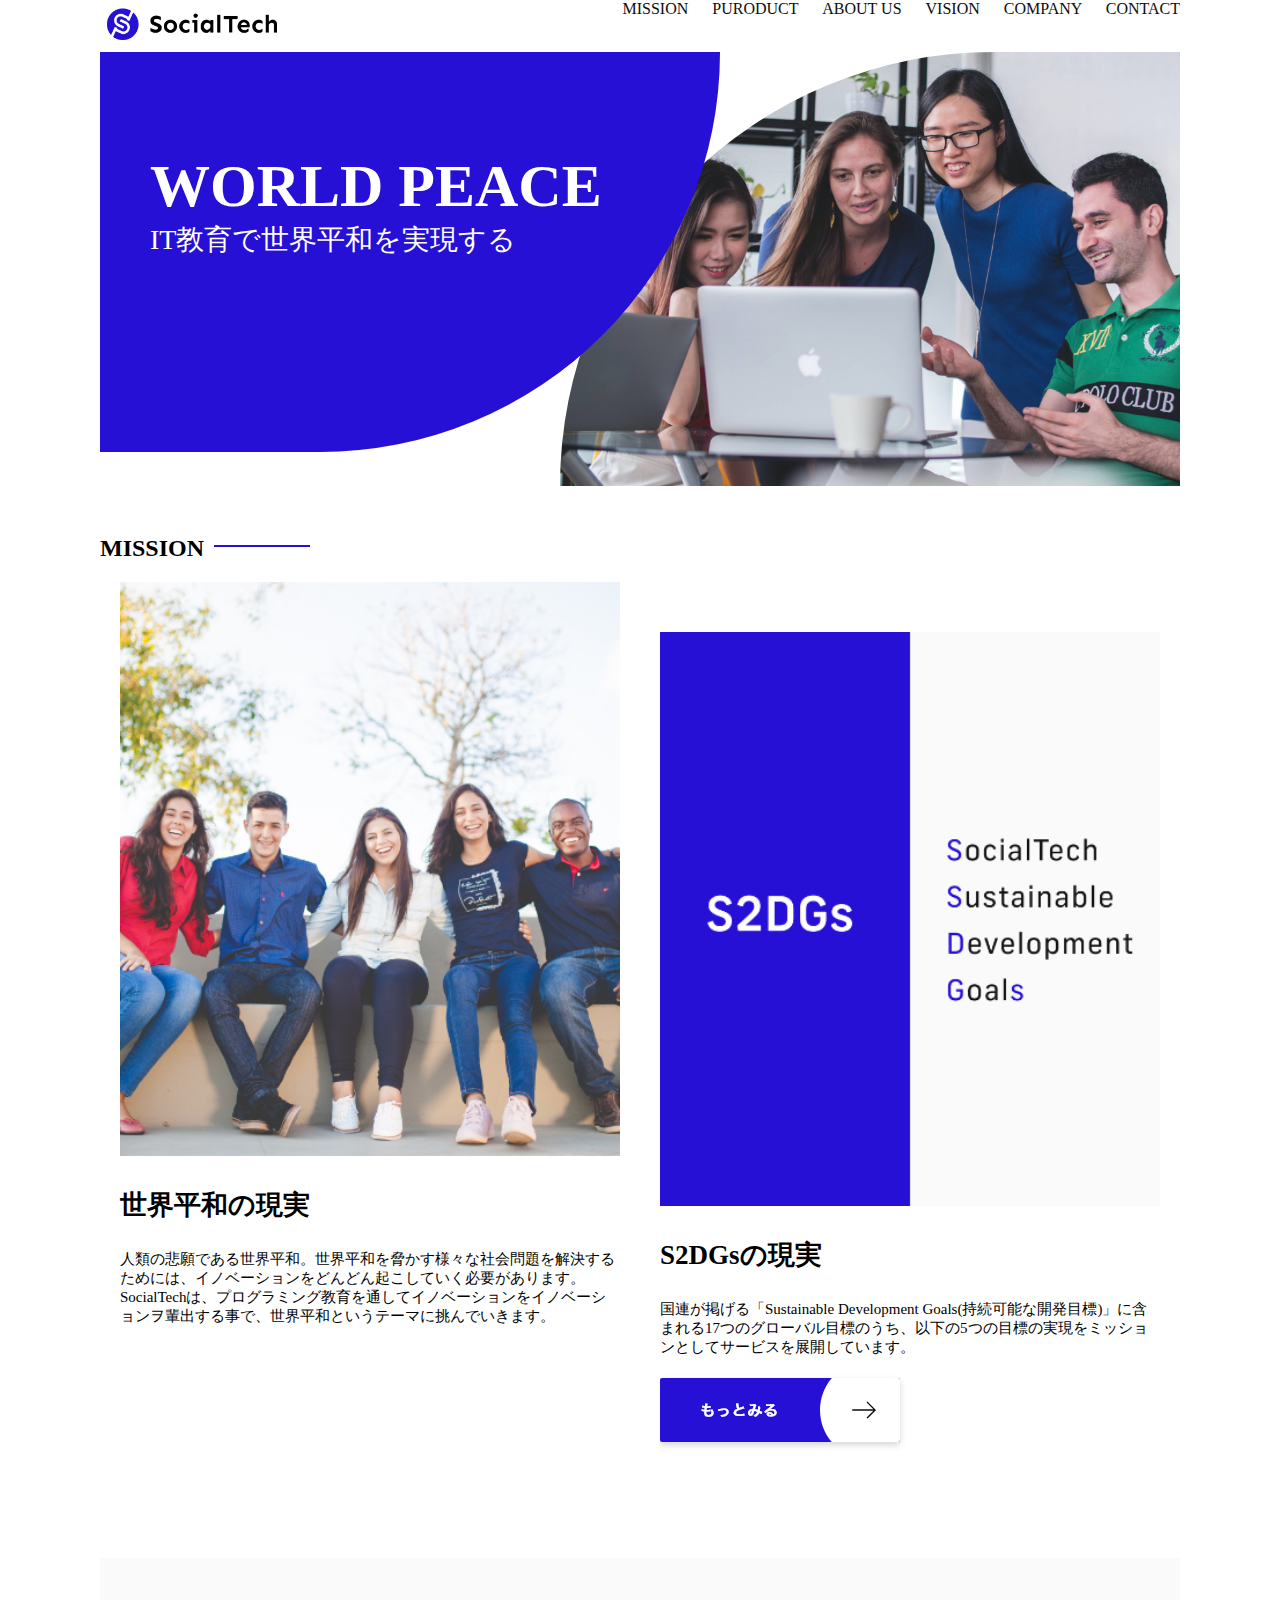
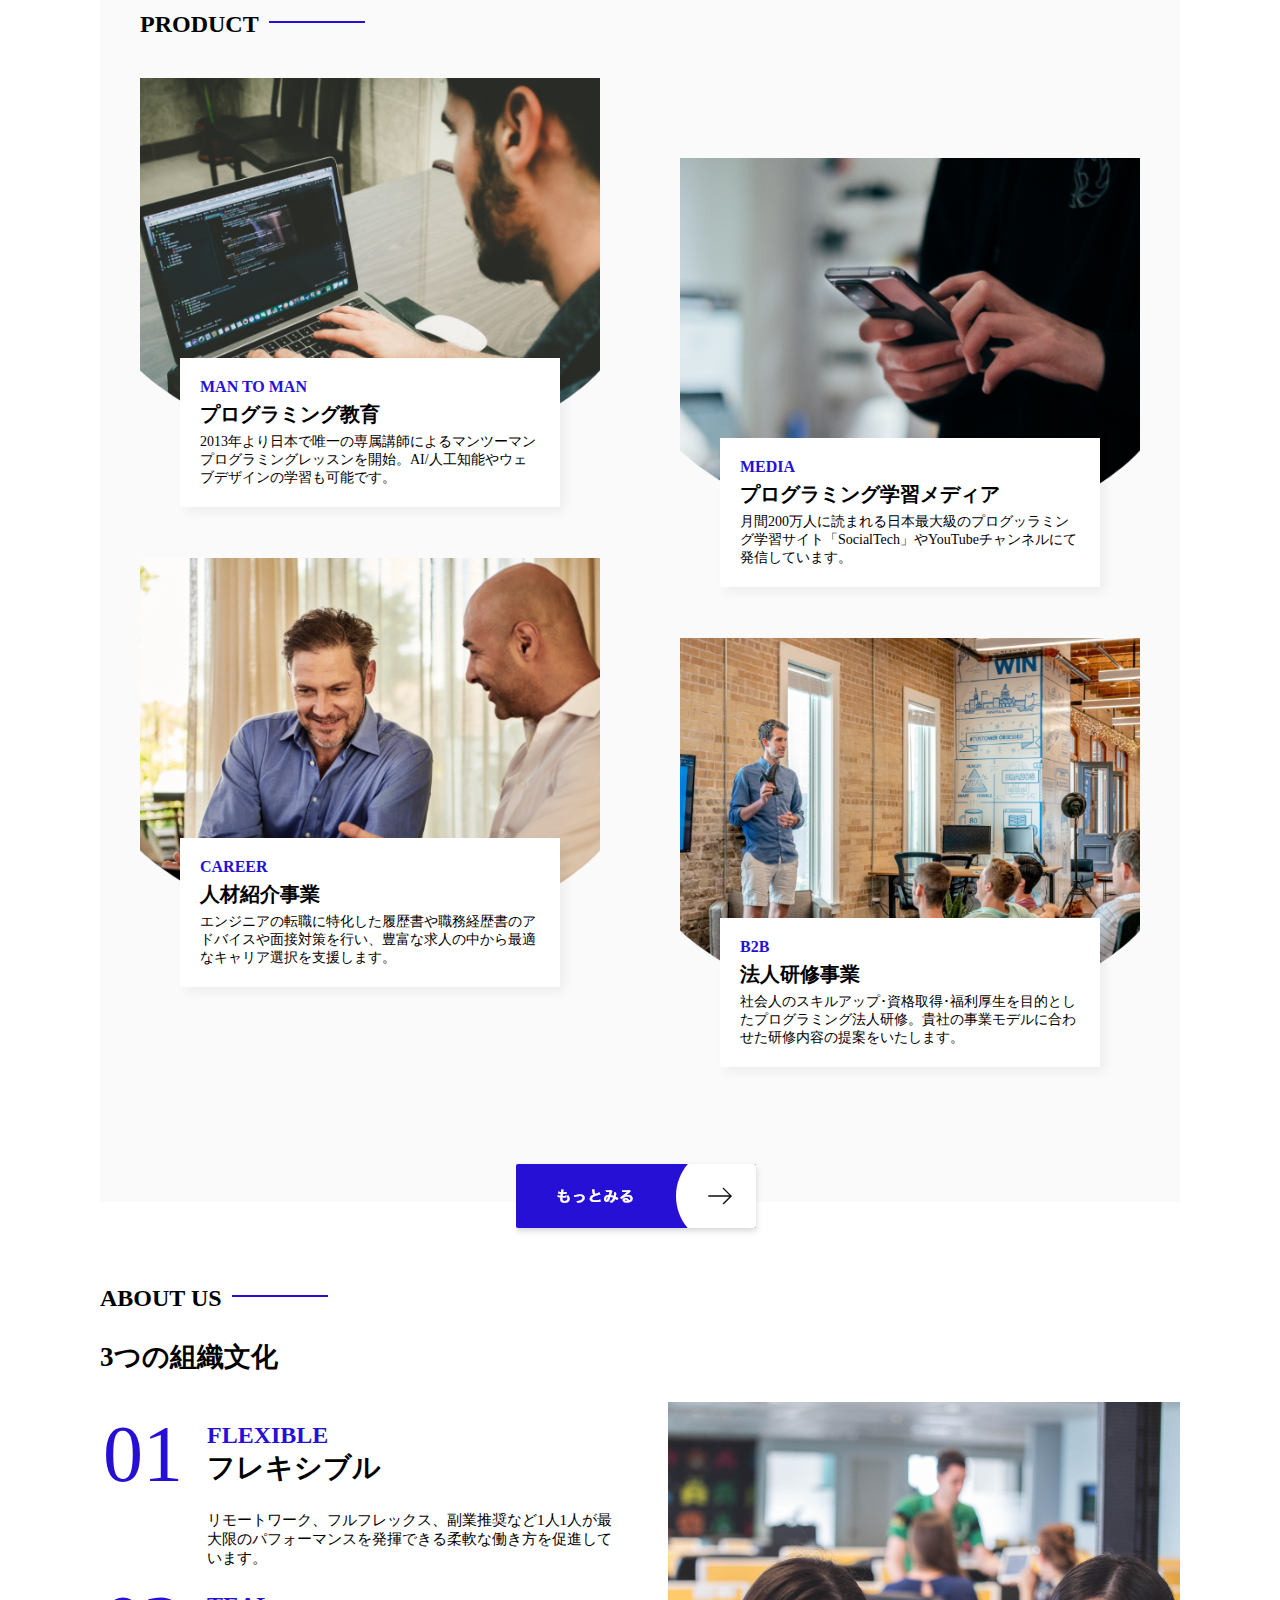
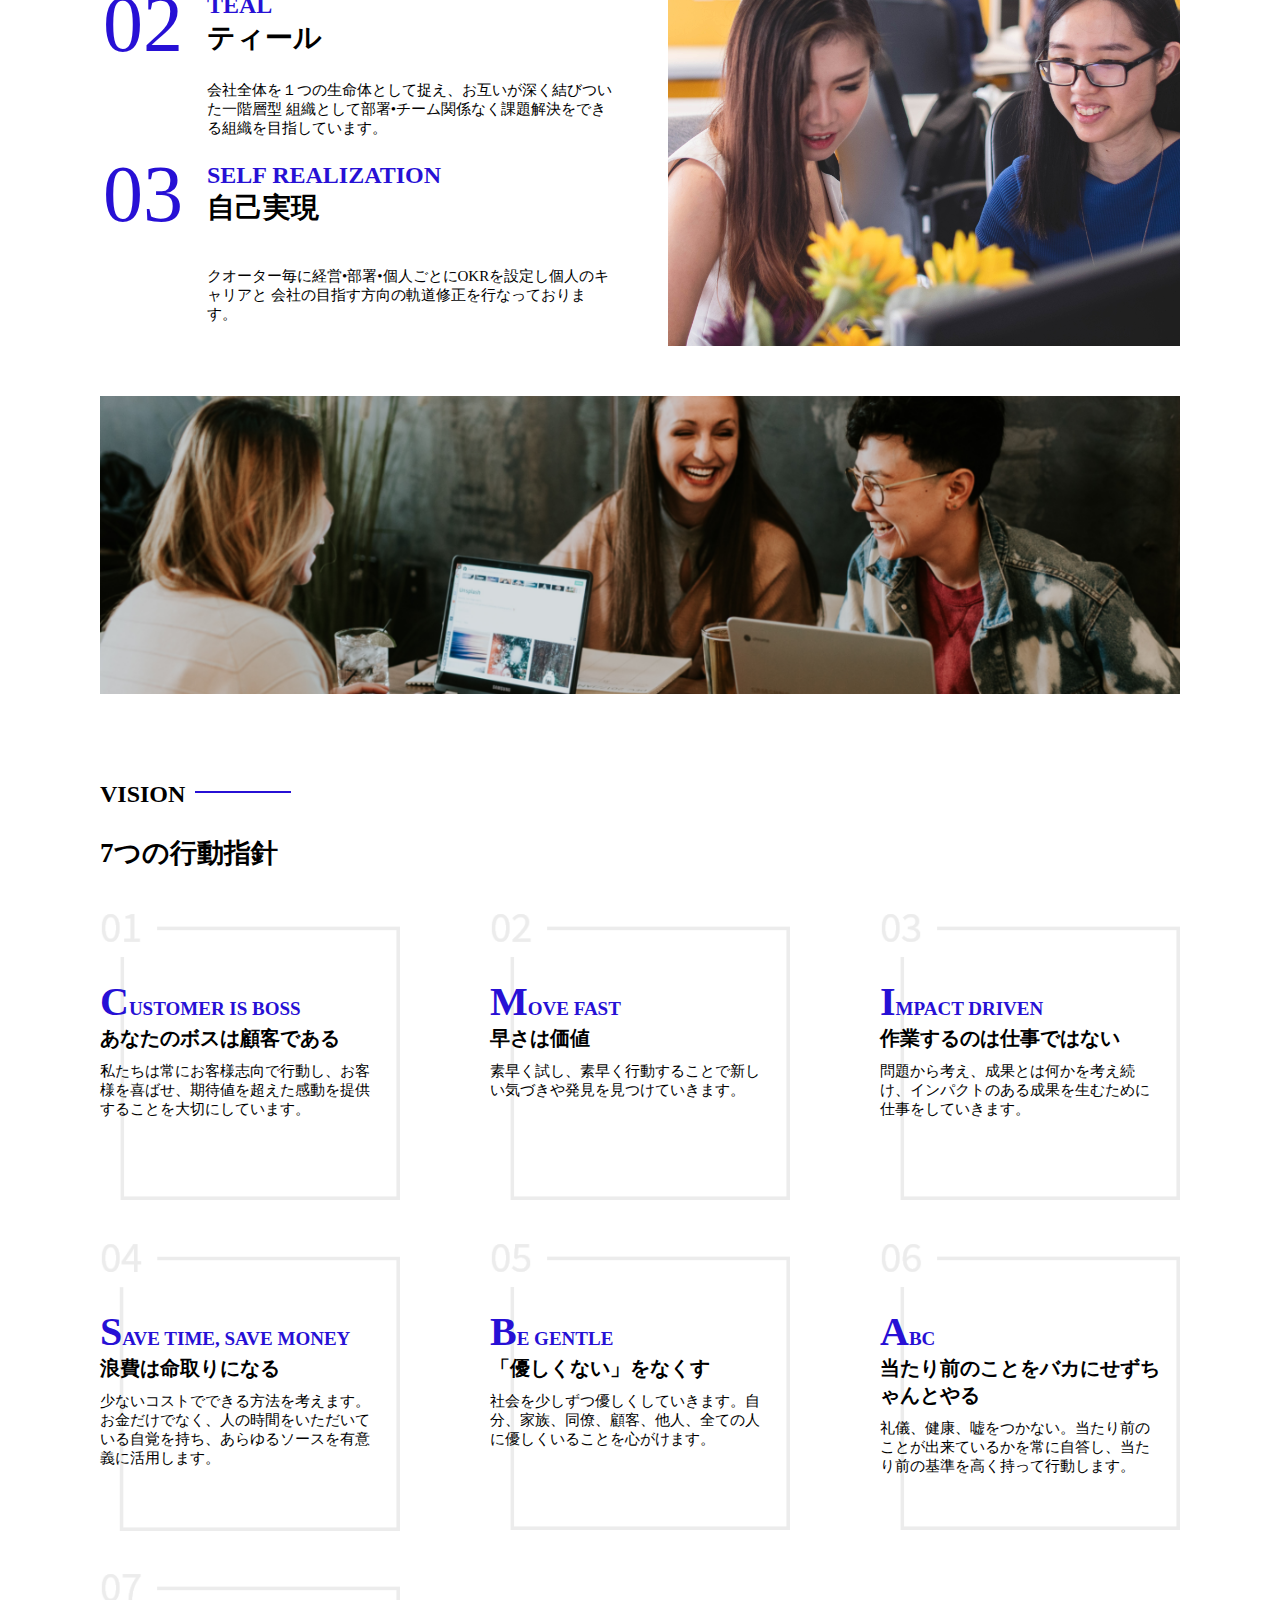
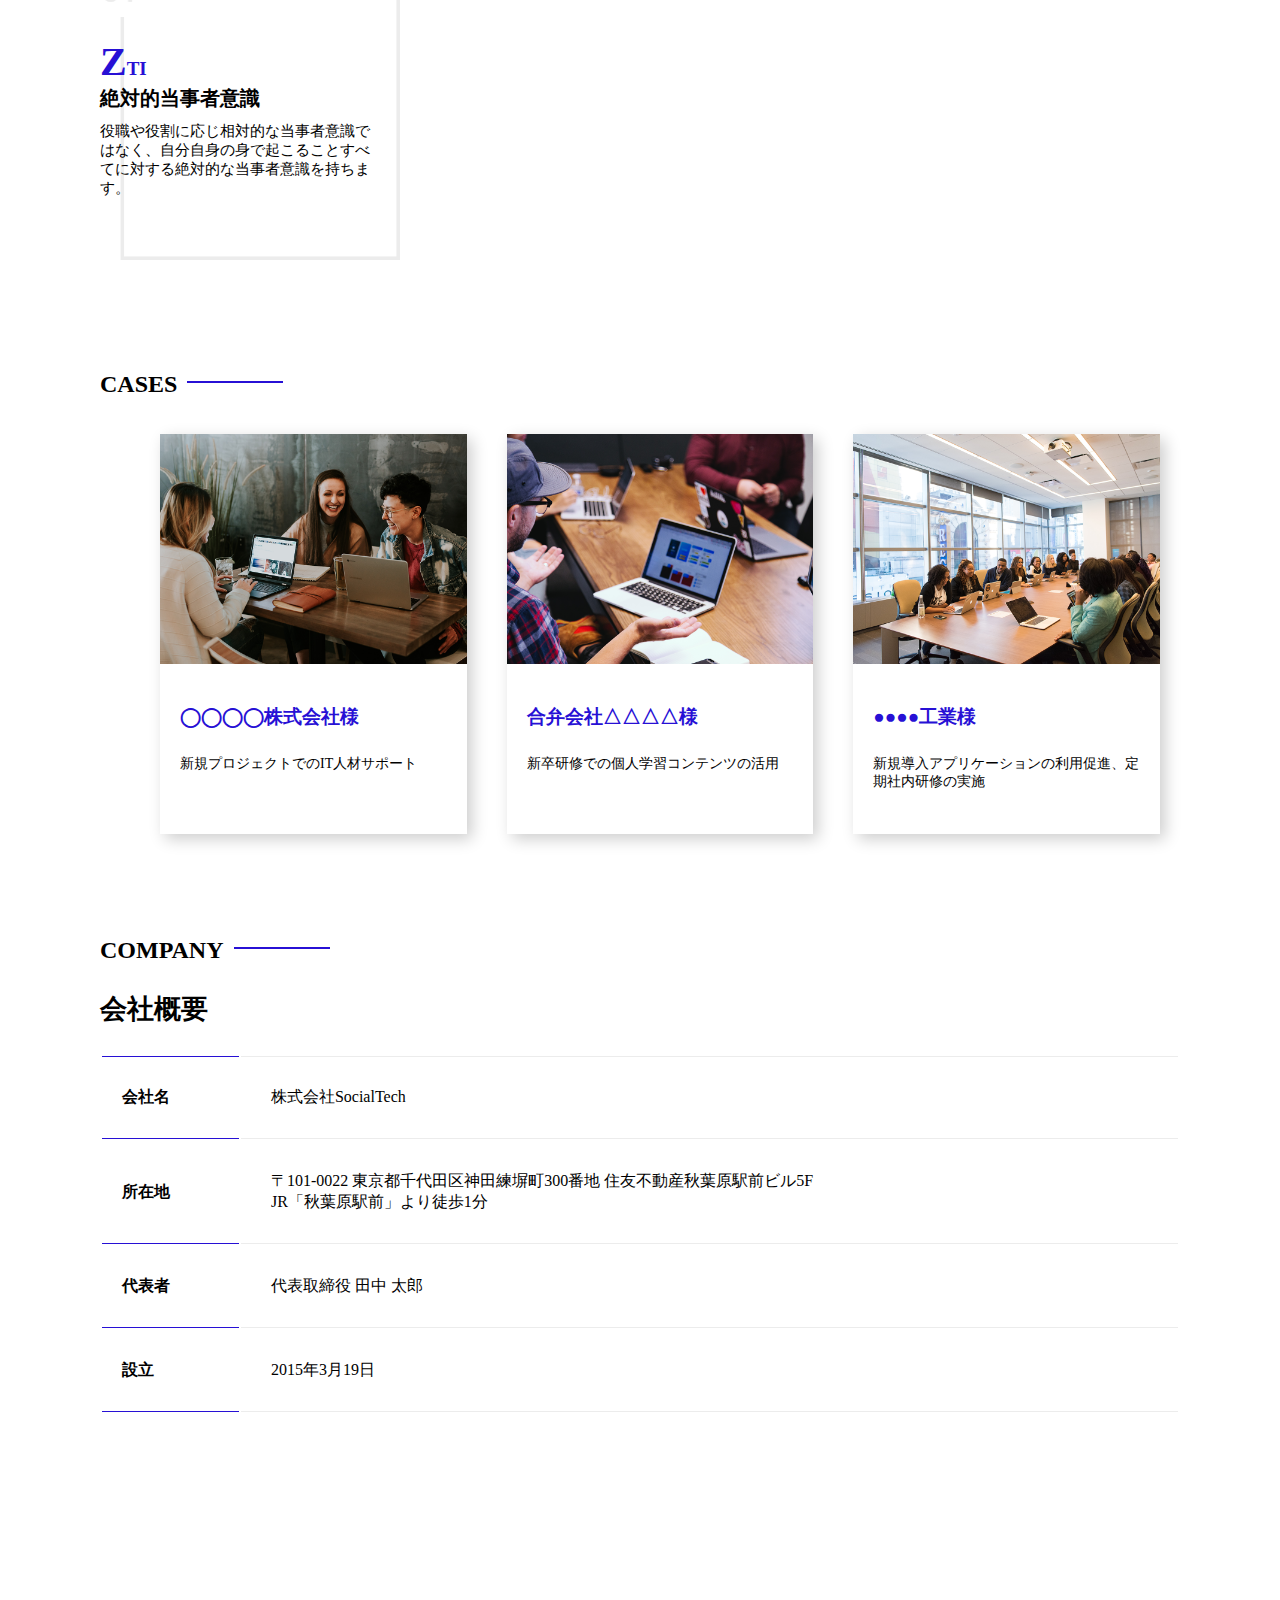
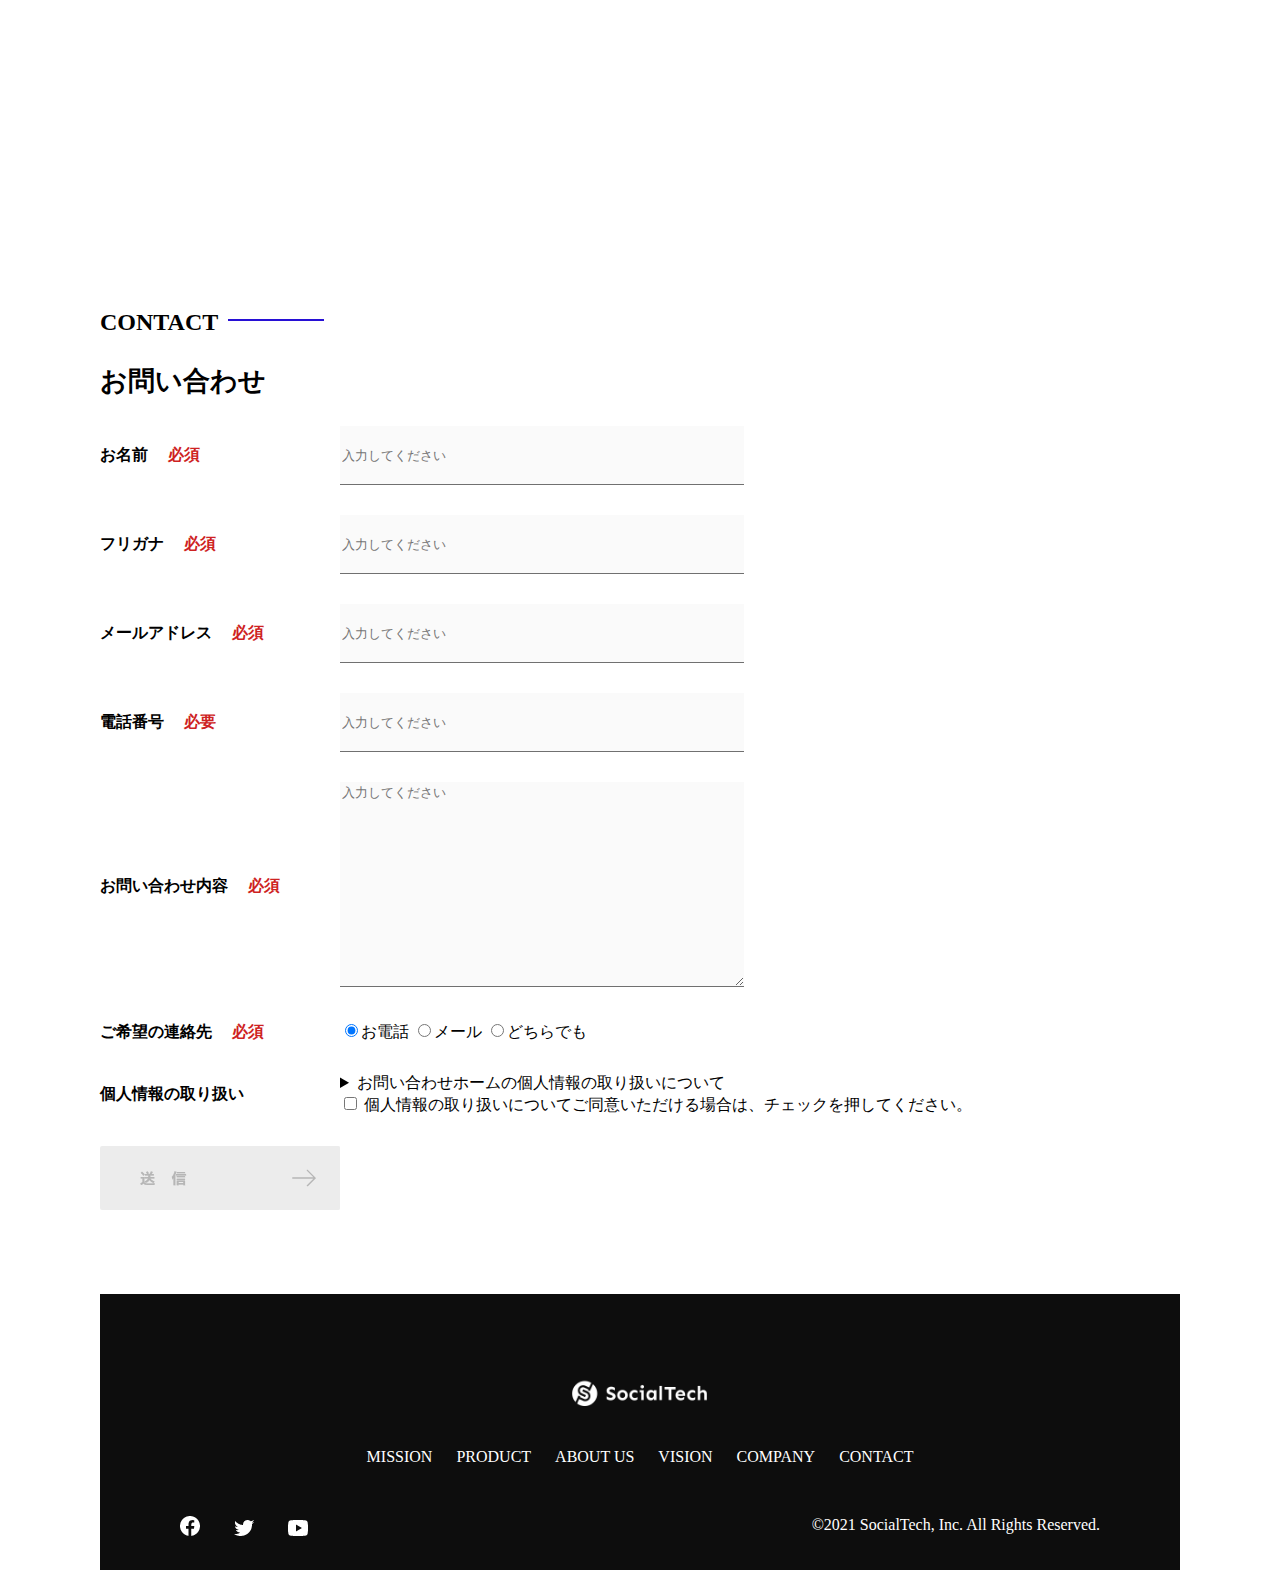
<file: index.html>
<!DOCTYPE html>
<html>
  <head>
    <title>SocialTech</title>
    <meta charset="utf-8">
    <meta name="description" content="SocialTech業界のカンパニーを目指します。">
    <meta name="viewport" content="width=devics-width, initial-scale=1.0">
    <link rel="stylesheet" href="style.css">
  </head>
  <body>
    <!-- ヘッダー -->
    <header>
      <!-- ロゴ -->
      <a href="index.html" id="logo"><img src="images/logo.png" alt="トップページに戻る"></a>

      <!-- PC用ナビゲーション -->
      <nav id="nav-pc">
        <a href="mission.html">MISSION</a>
        <a href="product.htmt">PURODUCT</a>
        <a href="index.html#aboutus">ABOUT US</a>
        <a href="index.html#vision">VISION</a>
        <a href="index.html#company">COMPANY</a>
        <a href="index.html#contact">CONTACT</a> 
      </nav>
      <!-- スマホ用メニューボタン -->
      <img id="menu-sp" src="images/button-menu.png" alt="ナビゲーションを開く" onclick="document.getElementById('nav-sp').style.display = 'block';">

      <!-- スマホ用ナビゲーション -->
      <nav id="nav-sp">
        <img id="close" src="images/button-close.png" alt="ナビゲーションを閉じる" onclick="document.getElementById('nav-sp').style.display = 'none';">
        <a id="logo-sp" href="index.html" onclick="document.getElementById('nav-sp').style.display = 'none'"><img src="images/logo-sp.png" alt="トップページに戻る"></a>
        <a class="menu" href="index.html#mission" onclick="document.getElementById('nav-sp').style.display = 'none'">MISSION</a>
        <a class="menu" href="index.html#product" onclick="document.getElementById('nav-sp').style.display = 'none'">PRODUCT</a>
        <a class="menu" href="index.html#aboutus" onclick="document.getElementById('nav-sp').style.display = 'none'">ABOUTUS</a>
        <a class="menu" href="index.html#vision" onclick="document.getElementById('nav-sp').style.display = 'none'">VISION</a>
        <a class="menu" href="index.html#company"onclick="document.getElementById('nav-sp').style.display = 'none'">COMPANY</a>
        <a class="menu" href="index.html#contact"onclick="document.getElementById('nav-sp').style.display = 'none'">CONTACT</a>
        <div id="sns">
          <a href="https://www.facebook.com/sejuku2013"><img src="images/button-facebook.png" alt="Facebookのリンク"></a>
          <a href="https://twitter.com/samuraijuku"><img src="images/button-twitter.png" alt="Twitterのリンク"></a>
          <a href="https://www.youtube.com/channel/UCCFOQO5aDK0xXam4cUQXT8g"><img src="images/button-youtube.png" alt="YouTubeのリンク"></a>
        </div>
      </nav>
    </header>
    <main>
      <article>
        <!-- メインビジュアル -->
        <section id="main-visual">
          <div id="main-message">
            <h1>WORLD PEACE</h1>
            <p>IT教育で世界平和を実現する</p>
          </div>
          <img src="images/index/index-main.png" alt="PCの周りに集まる多国籍の仲間たち">
        </section>
        <!-- ミッション -->
        <section id="mission">
          <h2 class="index-h2">MISSION</h2>
          <div id="mission-flex">
            <div>
              <img id="mission-photo" src="images/index/index-mission.png" alt="野外のベンチで写真を撮影するこどもたち">
              <h3>世界平和の現実</h3>
              <p>
                人類の悲願である世界平和。世界平和を脅かす様々な社会問題を解決するためには、イノベーションをどんどん起こしていく必要があります。SocialTechは、プログラミング教育を通してイノベーションをイノベーションヲ輩出する事で、世界平和というテーマに挑んでいきます。
              </p>
            </div>
            <div>
              <img id="s2dgs" src="images/index/s2dgs.png" alt="S2DGs">
              <h3>S2DGsの現実</h3>
              <p>国連が掲げる「Sustainable Development Goals(持続可能な開発目標)」に含まれる17つのグローバル目標のうち、以下の5つの目標の実現をミッションとしてサービスを展開しています。</p>
              <a href="mission.html">
                <img src="images/button-more.png" alt="もっとみる">
              </a>
            </div>
          </div>
        </section>
        <!-- プロダクト -->
        <section id="product">
          <h2 class="index-h2">PRODUCT</h2>
          <div>
            <div id="product-left">
              <div>
                <img class="product-photo" src="images/index/index-mantoman.png" alt="PCでコードを書く男性">
                <div class="product-explain">
                  <span>MAN TO MAN</span>
                  <h3>プログラミング教育</h3>
                  <p>2013年より日本で唯一の専属講師によるマンツーマンプログラミングレッスンを開始。AI/人工知能やウェブデザインの学習も可能です。</p>
                </div>
              </div>
              <div>
                <img class="product-photo" src="images/index/index-career.png" alt="笑顔で話し合う二人の男性">
                <div class="product-explain">
                  <span>CAREER</span>
                  <h3>人材紹介事業</h3>
                  <p>エンジニアの転職に特化した履歴書や職務経歴書のアドバイスや面接対策を行い、豊富な求人の中から最適なキャリア選択を支援します。</p>
                </div>
              </div>
            </div>
            <div id="product-right">
              <div>
                <img class="product-photo" src="images/index/index-media.png" alt="スマートフォンを操作する人">
                <div class="product-explain">
                  <span>MEDIA</span>
                  <h3>プログラミング学習メディア</h3>
                  <p>月間200万人に読まれる日本最大級のプログッラミング学習サイト「SocialTech」やYouTubeチャンネルにて発信しています。</p>
                </div>
              </div>
              <div>
                <img class="product-photo" src="images/index/index-b2b.png" alt="公演中の男性とそれを聞く人々">
                <div class="product-explain">
                  <span>B2B</span>
                  <h3>法人研修事業</h3>
                  <p>社会人のスキルアップ･資格取得･福利厚生を目的としたプログラミング法人研修。貴社の事業モデルに合わせた研修内容の提案をいたします。</p>
                </div>
              </div>
            </div>
          </div>
          <div>
            <a id="product-more" href="product.html">
              <img src="images/button-more.png" alt="もっとみる">
            </a>
          </div>
        </section>
        <!-- ABOUT US -->
        <section id="aboutus">
          <h2 class="index-f2">ABOUT US</h2>
          <h3>3つの組織文化</h3>
          <div>
            <table class="culture-table">
              <tr>
                <td>
                  <span class="culture-num">01</span>
                </td>
                <td>
                  <span class="culture-en">FLEXIBLE</span>
                  <span class="culture-jp">フレキシブル</span>
                </td>
              </tr>
              <tr>
                <td>
                  <!-- 空のセル -->
                </td>
                <td>
                  <p class="culture-description">
                    リモートワーク、フルフレックス、副業推奨など1人1人が最大限のパフォーマンスを発揮できる柔軟な働き方を促進しています。
                  </p>
                </td>
              </tr>
              <tr>
                <td>
                  <span class="culture-num">02</span>
                </td>
                <td>
                  <span class="culture-en">TEAL</span>
                  <span class="culture-jp">ティール</span>
                </td>
              </tr>
              <tr>
                <td>
                  <!-- 空のセル -->
                </td>
                <td>
                  <p class="culture-description">
                    会社全体を１つの生命体として捉え、お互いが深く結びついた一階層型
                    組織として部署•チーム関係なく課題解決をできる組織を目指しています。
                  </p>
                </td>
              </tr>
              <tr>
                <td>
                  <span class="culture-num">03</span>
                </td>
                <td>
                  <span class="culture-en">SELF REALIZATION</span>
                  <span class="culture-jp">自己実現</span>
                </td>
              </tr>
              <tr>
                <td>
                  <!-- 空のセル -->
                </td>
                <td>
                  <p class="clture-description">
                    クオーター毎に経営•部署•個人ごとにOKRを設定し個人のキャリアと
                    会社の目指す方向の軌道修正を行なっております。
                  </p>
                </td>
              </tr>
            </table>
              <img class="culture-img" src="images/index/index-aboutus1.png" alt="笑顔で話し合う2人の女性">
          </div>
            <img class="culture-img2
            " src="images/index/index-aboutus2.png" alt="笑顔で話し合う3人の男女">
        </section>
        <!-- VISION -->
        <section id="vision">
          <h2 class="index-h2">VISION</h2>
          <h3>7つの行動指針</h3>
          <div>
            <div class="vision-box">
              <img src="images/index/vision-01.png" alt="01">
              <span>
                <h4>CUSTOMER IS BOSS</h4>
                <h5>あなたのボスは顧客である</h5>
                <p>私たちは常にお客様志向で行動し、お客様を喜ばせ、期待値を超えた感動を提供することを大切にしています。</p>
              </span>
            </div>
            <div class="vision-box">
              <img src="images/index/vision-02.png" alt="02">
              <span>
                <h4>MOVE FAST</h4>
                <h5>早さは価値</h5>
                <p>素早く試し、素早く行動することで新しい気づきや発見を見つけていきます。</p>
              </span>
            </div>
            <div class="vision-box">
              <img src="images/index/vision-03.png" alt="03">
              <span>
                <h4>IMPACT DRIVEN</h4>
                <h5>作業するのは仕事ではない</h5>
                <p>問題から考え、成果とは何かを考え続け、インパクトのある成果を生むために仕事をしていきます。</p>
              </span>
            </div>
            <div class="vision-box">
              <img src="images/index/vision-04.png" alt="04">
              <span>
                <h4>SAVE TIME, SAVE MONEY</h4>
                <h5>浪費は命取りになる</h5>
                <p>少ないコストでできる方法を考えます。お金だけでなく、人の時間をいただいている自覚を持ち、あらゆるソースを有意義に活用します。</p>
              </span>
            </div>
            <div class="vision-box">
              <img src="images/index/vision-05.png" alt="05">
              <span>
                <h4>BE GENTLE</h4>
                <h5>「優しくない」をなくす</h5>
                <p>社会を少しずつ優しくしていきます。自分、家族、同僚、顧客、他人、全ての人に優しくいることを心がけます。</p>
              </span>
            </div>
            <div class="vision-box">
              <img src="images/index/vision-06.png" alt="06">
              <span>
                <h4>ABC</h4>
                <h5>当たり前のことをバカにせずちゃんとやる</h5>
                <p>礼儀、健康、嘘をつかない。当たり前のことが出来ているかを常に自答し、当たり前の基準を高く持って行動します。</p>
              </span>
            </div>
            <div class="vision-box">
              <img src="images/index/vision-07.png" alt="07">
              <span>
                <h4>ZTI</h4>
                <h5>絶対的当事者意識</h5>
                <p>役職や役割に応じ相対的な当事者意識ではなく、自分自身の身で起こることすべてに対する絶対的な当事者意識を持ちます。</p>
              </span>
            </div>
          </div>
        </section>
        <!-- CASES -->
        <section id="cases">
          <h2 class="index-h2">CASES</h2>
          <ul>
            <li class="case-card">
              <img class="case-img" src="images/index/case-1.png" alt="仲良く語り合う3人">
              <div class="case-info">
                <h4 class="case-name">◯◯◯◯株式会社様</h4>
                <p class="case-content">新規プロジェクトでのIT人材サポート</p>
              </div>
            </li>
            <li class="case-card">
              <img class="case-img" src="images/index/case-2.png" alt="PCでコンテンツを見る">
              <div class="case-info">
                <h4 class="case-name">合弁会社△△△△様</h4>
                <p class="case-content">新卒研修での個人学習コンテンツの活用</p>
              </div>
            </li>
            <li class="case-card">
              <img class="case-img" src="images/index/case-3.png" alt="社内研修中の会議室">
              <div class="case-info">
                <h4 class="case-name">●●●●工業様</h4>
                <p class="case-content">新規導入アプリケーションの利用促進、定期社内研修の実施</p>
              </div>
            </li>
          </ul>
        </section>
        <!-- COMOANY -->
        <section id="company">
          <h2 class="index-h2">COMPANY</h2>
          <h3>会社概要</h3>
          <table id="company-table">
            <tr>
              <th class="tableheader-first">会社名</th>
              <td class="cell-first">株式会社SocialTech</td>
            </tr>
            <tr>
              <th class="tableheader">所在地</th>
              <td class="cell">〒101-0022 東京都千代田区神田練塀町300番地 住友不動産秋葉原駅前ビル5F<br>JR「秋葉原駅前」より徒歩1分</td>
            </tr>
            <tr>
              <th class="tableheader">代表者</th>
              <td class="cell">代表取締役 田中 太郎</td>
            </tr>
            <tr>
              <th class="tableheader">設立</th>
              <td class="cell">2015年3月19日</td>
            </tr>
          </table>
          <iframe
            src="https://www.google.com/maps/embed?pb=!1m18!1m12!1m3!1d3240.068855133681!2d139.77207767578852!3d35.69992317258122!2m3!1f0!2f0!3f0!3m2!1i1024!2i768!4f13.1!3m3!1m2!1s0x60188fee13660e23%3A0x77137876edf742ac!2z5L2P5Y-L5LiN5YuV55Sj56eL6JGJ5Y6f6aeF5YmN44OT44Or!5e0!3m2!1sja!2sjp!4v1708005049415!5m2!1sja!2sjp"
            style="border: 0;" allowfullscreen="" loading="lazy">
          </iframe>
        </section>
        <!-- お問い合わせホーム -->
        <section id="contact">
          <h2 class="index-h2">CONTACT</h2>
          <h3>お問い合わせ</h3>
          <form>
            <div>
              <div class="contact-heading">
                <label class="contact-label">お名前<span class="contact-span">必須</span></label>
              </div>
              <div>
                <input type="text" name="name" placeholder="入力してください" class="contact-textbox">
              </div>
            </div>
            <div>
              <div class="contact-heading">
                <label class="contact-label">フリガナ<span class="contact-span">必須</span></label>
              </div>
              <div>
                <input type="text" name="hurigana" placeholder="入力してください" class="contact-textbox">
              </div>
            </div>
            <div>
              <div class="contact-heading">
                <label class="contact-label">メールアドレス<span class="contact-span">必須</span></label>
              </div>
              <div>
                <input type="text" name="email" placeholder="入力してください" class="contact-textbox">
              </div>
            </div>
            <div>
              <div class="contact-heading">
                <label class="contact-label">電話番号<span class="contact-span">必要</span></label>
              </div>
              <div>
                <input type="text" name="tel" placeholder="入力してください" class="contact-textbox">
              </div>
            </div>
            <div>
              <div class="contact-heading">
                <label class="contact-label">お問い合わせ内容<span class="contact-span">必須</span></label>
              </div>
              <div>
                <textarea class="contact-textarea" placeholder="入力してください" name="message"></textarea>
              </div>
            </div>
            <div>
              <div class="contact-heading">
                <label class="contact-label">ご希望の連絡先<span class="contact-span">必須</span></label>
              </div>
              <div>
                <input class="radiobutton" type="radio" value="tel" name="contact" checked><label>お電話</label>
                <input class="radiobutton" type="radio" value="mail" name="contact"><label>メール</label>
                <input class="radiobutton" type="radio" value="both" name="contact"><label>どちらでも</label>
              </div>
            </div>
            <div>
              <div class="contact-heading">
                <label class="contact-label">個人情報の取り扱い</label>
              </div>
              <div>
                <details>
                  <summary>お問い合わせホームの個人情報の取り扱いについて</summary>
                  <div>
                    <span>１．組織の名称又は氏名</span><br>
                    株式会社SocialTech<br><br>
                    <span>２．個人情報保護管理者（若しくはその代理人）の氏名又は職名、所属及び連絡先
                      鈴木 一郎 コーポレート部</span><br>
                    メールアドレス:samurai@example.com<br>
                    TEL:03-1234-5678<br><br>
                    <span>３．個人情報の利用目的</span><br>
                    ・本サービス及び本サービスに関連する情報の提供又はそれらに関する連絡のため<br>
                    ・ユーザーの本人確認のため<br>
                    ・当社サービスのご案内のため<br>
                    ・当社の商品等の広告または宣伝（電子メールによるものを含むものとします。）<br><br>
                    <span>４．個人情報の取り扱い業務の委託</span><br>
                    個人情報の取扱業務の全部または一部を外部に業務委託する場合があります。<br>
                    その際、弊社は、個人情報を適切に保護できる管理体制を敷き実行していることを条件として<br>
                    委託先を厳選したうえで、機密保持契約を委託先と締結し、お客様の個人情報を厳密に管理させます。<br><br>
                    <span>５．個人情報の開示等の請求</span><br>
                    お客様は、弊社に対してご自身の個人情報の開示等（利用目的の通知、開示、内容の訂正・追加・削除、利用の停止または消去、第三者への提供の停止）に関して、当社問合わせ窓口に申し出ることができます。<br>
                    その際、弊社はお客様ご本人を確認させていただいたうえで、合理的な期間内に対応いたします。<br><br>
                    なお、個人情報に関する弊社問合わせ先は、次の通りです。<br><br>
                    株式会社SocialTech 個人情報問合せ窓口<br>
                    〒101-0022 東京都千代田区神田練塀町300番地 住友不動産秋葉原駅前ビル5F<br>
                    メールアドレス:samurai@example.com TEL:03-1234-5678<br><br>
                    <span>６．個人情報を提供されることの任意性について</span><br><br>
                    お客様がご自身の個人情報を弊社に提供されるか否かは、お客様のご判断によりますが、もしご提供されない場合には、適切なサービスが提供できない場合がありますので予めご了承ください。
                  </div>
                </details>
                <input type="checkbox" name="agree">
                <span>個人情報の取り扱いについてご同意いただける場合は、チェックを押してください。</span>
              </div>
            </div>
            <input type="image" src="images/button-submit.png" alt="送信する">
          </form>
        </section>
      </article>
      <footer>
        <div id="footer-log">
          <img src="images/logo-sp.png" alt="SpcialTech">
        </div>
        <div id="footer-link">
          <a href="mission.html">MISSION</a>
          <a href="product.html">PRODUCT</a>
          <a href="index.html#aboutus">ABOUT US</a>
          <a href="index.html#vision">VISION</a>
          <a href="index.html#company">COMPANY</a>
          <a href="index.html#contact">CONTACT</a>
        </div>
        <div id="sns-footer">
          <a href="https://www.facebook.com/sejuku2013"><img src="images/button-facebook.png" alt="Facebookのリンク"></a>
          <a href="https://twitter.com/samuraijuku"><img src="images/button-twitter.png" alt="Twitterのリンク"></a>
          <a href="https://www.youtube.com/channel/UCCFOQO5aDK0xXam4cUQXT8g"><img src="images/button-youtube.png" alt="YouTubeのリンク"></a>
          <span id="copyright">&copy;2021 SocialTech, Inc. All Rights Reserved.</span>
        </div>
      </footer>
    </main>
  </body>
</html>
</file>
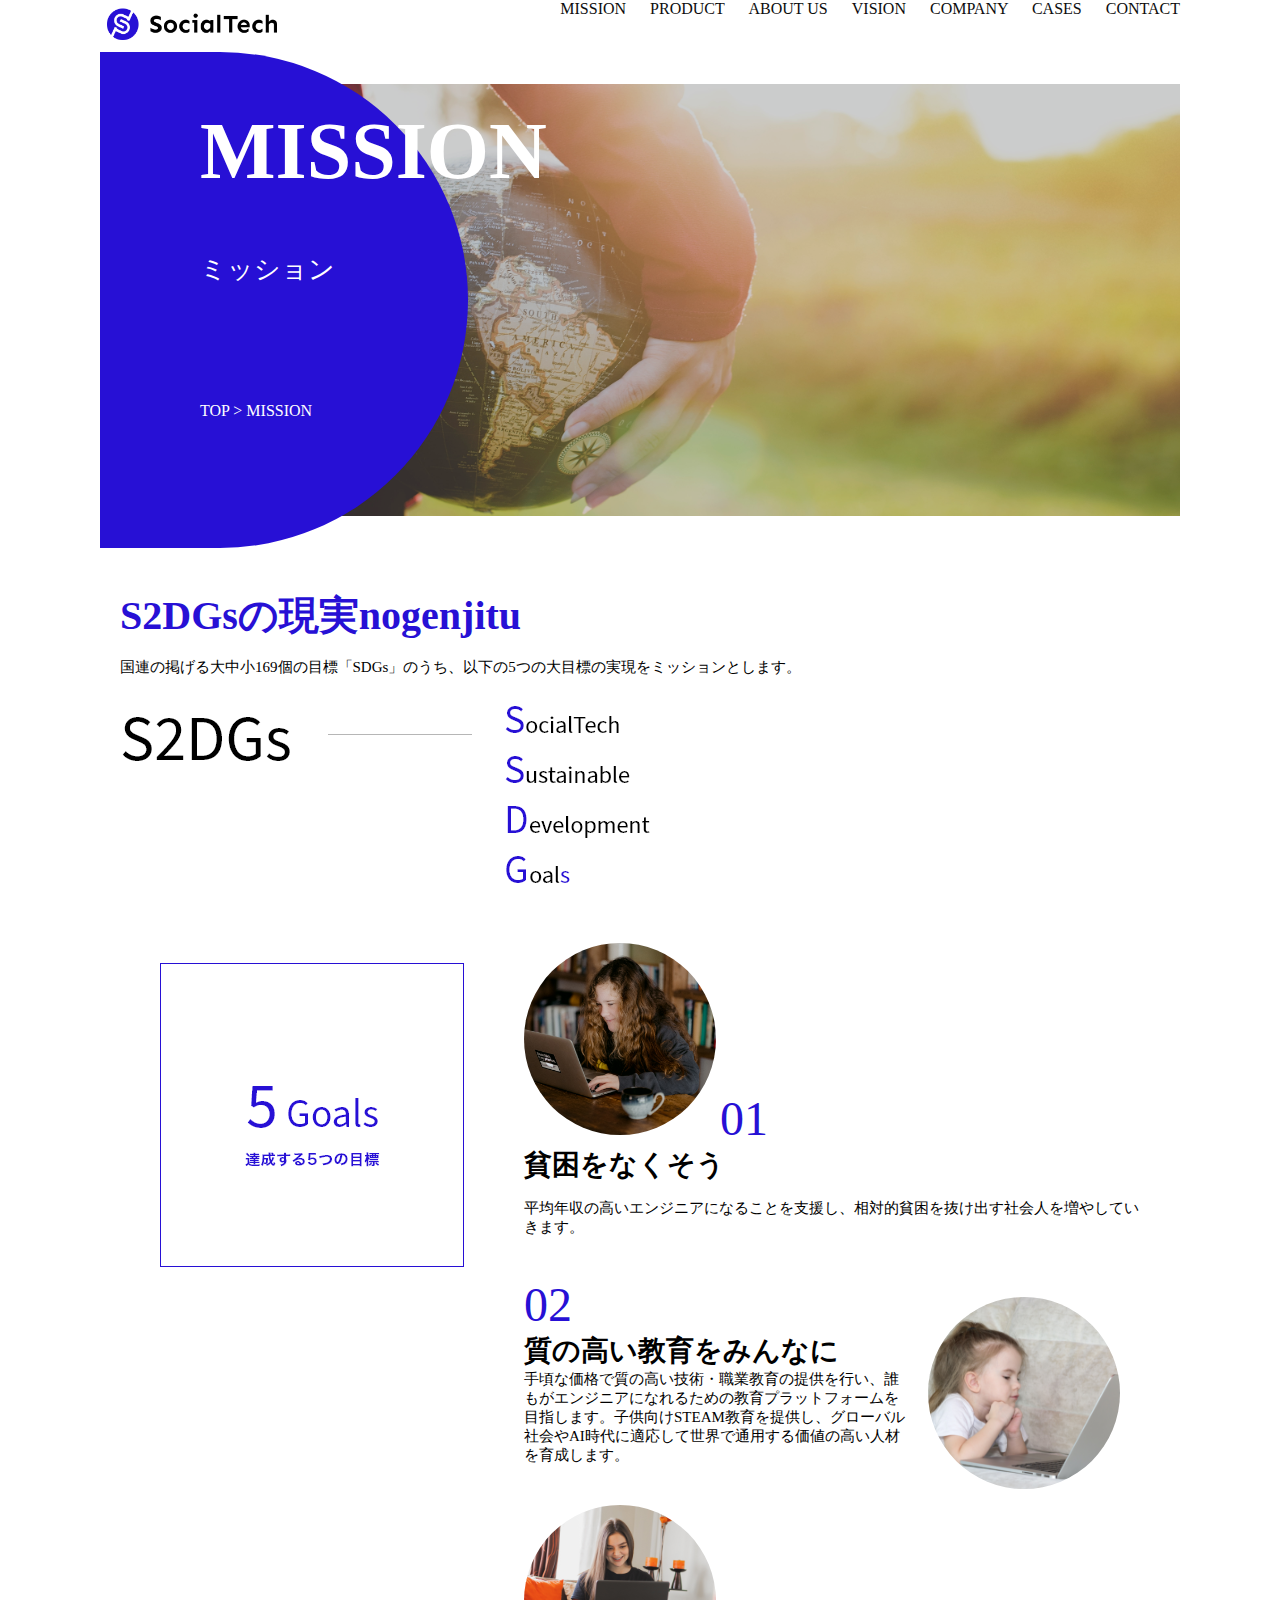
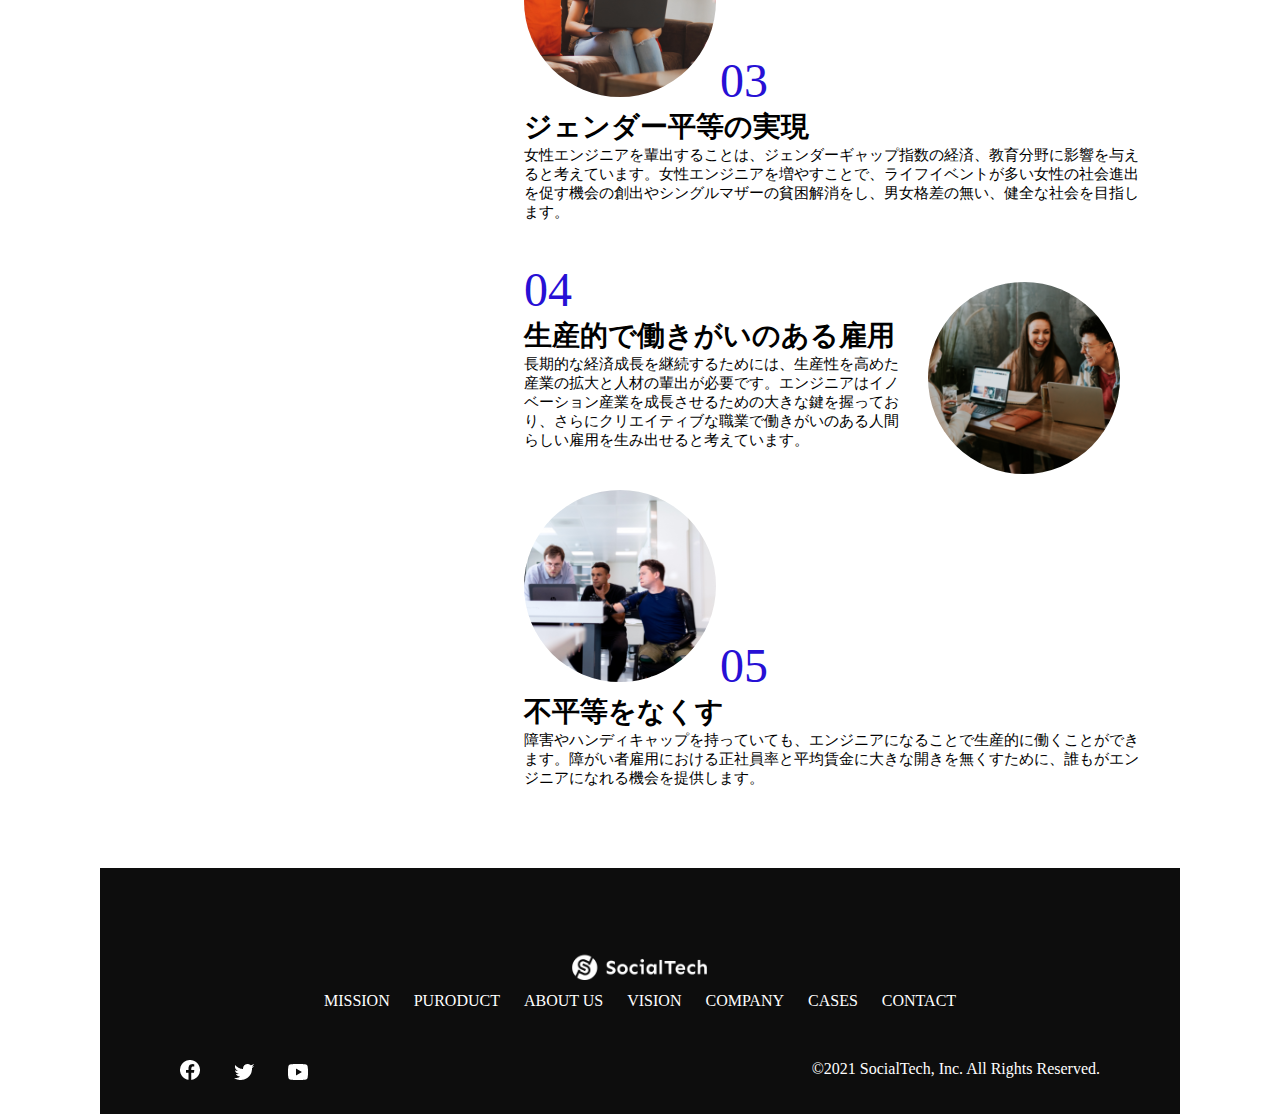
<file: mission.html>
<!DOCTYPE html>
<html>
  <head>
    <title>SocialTech - MISSION ミッション　-</title>
    <meta charset="utf-8">
    <meta name="description" content="SocialTechが目指す5つの目標(S2DGs)を紹介します">
    <meta name="viewport" content="width=device-width, initial-scale=1.0">
    <link rel="stylesheet" href="style.css">
  </head>

  <body>
    <!-- ヘッダー -->
    <header>
      <!-- ロゴ -->
      <a href="index.html" id="logo"><img src="images/logo.png" alt="トップページに戻る"></a>

      <!-- PC用ナビゲーション -->
      <nav id="nav-pc">
        <a href="mission.html">MISSION</a>
        <a href="product.html">PRODUCT</a>
        <a href="index.html#aboutus">ABOUT US</a>
        <a href="index.html#vision">VISION</a>
        <a href="index.html#company">COMPANY</a>
        <a href="index.html#cases">CASES</a>
        <a href="index.html#contact">CONTACT</a>
      </nav>

      <!-- スマホ用メニューボタン -->
      <img id="menu-sp" src="images/button-menu.png" alt="ナビゲーションを開く">

      <!-- スマホ用ナビゲーション -->
      <nav id="nav-sp">
        <img id="clase" src="images/button-close.png" alt="ナビゲーションを閉じる">
        <a id="logo-sp" href="index.html" onclick="document.getElementById('nav-sp').style.display = 'none'"><img src="images/logo-sp.png" alt="トップページに戻る"></a>
        <a class="menu" href="mission.html" onclick="document.getElementById('nav-sp').style.display = 'none'">MISSION</a>
        <a class="menu" href="product.html" onclick="document.getElementById('nav-sp').style.display = 'none'">PRODUCT</a>
        <a class="menu" href="index.html#aboutus" onclick="document.getElementById('nav-sp').style.display = 'none'">ABOUT US</a>
        <a class="menu" href="index.html#vision"onclick="document.getElementById('nav-sp').style.display = 'none'">VISION</a>
        <a class="menu" href="index.html#company"onclick="document.getElementById('nav-sp').style.display = 'none'">COMPANY</a>
        <a class="menu" href="index.html#contact"onclick="document.getElementById('nav-sp').style.display = 'none'">CONTACT</a>
        <div id="sns">
          <a href="https://www.facebook.com/sejuku2013"><img src="images/button-facebook.png" alt="Facebookのリンク"></a>
          <a href="https://twitter.com/samuraijuku"><img src="images/button-twitter.png" alt="Twitterのリンク"></a> 
          <a href="https://www.youtube.com/channel/UCCFOQO5aDK0xXam4cUQXT8g"><img src="images/button-youtube.png" alt="YouTubeのリンク"></a>
        </div>
      </nav>
    </header>
    <main>
      <article>
        <section id="mission-main">
          <div id="mission-title">
            <h1>MISSION</h1>
            <span>ミッション</span>
            <div>TOP > MISSION</div>
          </div>
        </section>
        <section id="mission-s2dgs">
          <h2 class="mission-h2">S2DGsの現実nogenjitu</h2>
          <p>国連の掲げる大中小169個の目標「SDGs」のうち、以下の5つの大目標の実現をミッションとします。</p>
          <img src="images/mission/mission-s2dgs.png" alt="S2DGs">
        </section>
        <section id="mission-5goals">
          <div>
            <img id="mission-5goals" src="images/mission/mission-5goals.png" alt="5Goals">
          </div>
          <div>
            <div>
              <img class="fivegoals" src="images/mission/mission-5goals01.png" alt="PCを操作する女の子">
              <span class="fivegoals-number">01</span>
              <h3 class="fivegoals-h3">貧困をなくそう</h3>
              <p class="fivegoals p">
                平均年収の高いエンジニアになることを支援し、相対的貧困を抜け出す社会人を増やしていきます。
              </p>
            </div>
            <div>
              <img class="fivegoals-image-right" src="images/mission/mission-5goals02.png" alt="PCを見つめる小さい女の子">
              <span class="fivegoals-number">02</span>
              <h3 class="fivegoals-h3">質の高い教育をみんなに</h3>
              <p class="fivegoals-p">
                手頃な価格で質の高い技術・職業教育の提供を行い、誰もがエンジニアになれるための教育プラットフォームを目指します。子供向けSTEAM教育を提供し、グローバル社会やAI時代に適応して世界で通用する価値の高い人材を育成します。
              </p>
            </div>
            <div>
              <img class="fivegoals-image-left" src="images/mission/mission-5goals03.png" alt="PCを操作する女性">
              <span class="fivegoals-number">03</span>
              <h3 class="fivegoals-h3">ジェンダー平等の実現</h3>
              <p class="fivegoals-p">
                女性エンジニアを輩出することは、ジェンダーギャップ指数の経済、教育分野に影響を与えると考えています。女性エンジニアを増やすことで、ライフイベントが多い女性の社会進出を促す機会の創出やシングルマザーの貧困解消をし、男女格差の無い、健全な社会を目指します。
              </p>
            </div>
            <div>
              <img class="fivegoals-image-right" src="images/mission/mission-5goals04.png" alt="笑顔で話し合う3人の男女">
              <span class="fivegoals-number">04</span>
              <h3 class="fivegoals-h3">生産的で働きがいのある雇用</h3>
              <p class="fivegoals-p">
                長期的な経済成長を継続するためには、生産性を高めた産業の拡大と人材の輩出が必要です。エンジニアはイノベーション産業を成長させるための大きな鍵を握っており、さらにクリエイティブな職業で働きがいのある人間らしい雇用を生み出せると考えています。
              </p>
            </div>
            <div>
              <img class="fivegoals-image-left" src="images/mission/mission-5goals05.png" alt="障害を持つ男性が生き生きと働く様子">
              <span class="fivegoals-number">05</span>
              <h3 class="fivegoals-h3">不平等をなくす</h3>
              <p class="fivegoals-p">
                障害やハンディキャップを持っていても、エンジニアになることで生産的に働くことができます。障がい者雇用における正社員率と平均賃金に大きな開きを無くすために、誰もがエンジニアになれる機会を提供します。
              </p>
            </div>
          </div>
        </section>
      </article>
      <footer>
        <div id="footer-logo">
          <img src="images/logo-sp.png" alt="SocialTech">
        </div>
        <div id="footer-link">
          <a href="mission.html">MISSION</a>
          <a href="product.html">PURODUCT</a>
          <a href="index.html#aboutus">ABOUT US</a>
          <a href="index.html#vision">VISION</a>
          <a href="index.html#company">COMPANY</a>
          <a href="index.html#cases">CASES</a>
          <a href="index.html#contact">CONTACT</a>
        </div>
        <div id="sns-footer">
          <a href="https://www.facebook.com/sejuku2013"><img src="images/button-facebook.png" alt="Facebookのリンク"></a>
          <a href="https://twitter.com/samuraijuku"><img src="images/button-twitter.png" alt="Twitterのリンク"></a>
          <a href="https://www.youtube.com/channel/UCCFOQO5aDK0xXam4cUQXT8g"><img src="images/button-youtube.png" alt="YouTubeのリンク"></a>
          <span id="copyright">&copy;2021 SocialTech, Inc. All Rights Reserved.</span>
        </div>
      </footer>
    </main>
  </body>

</html>
</file>
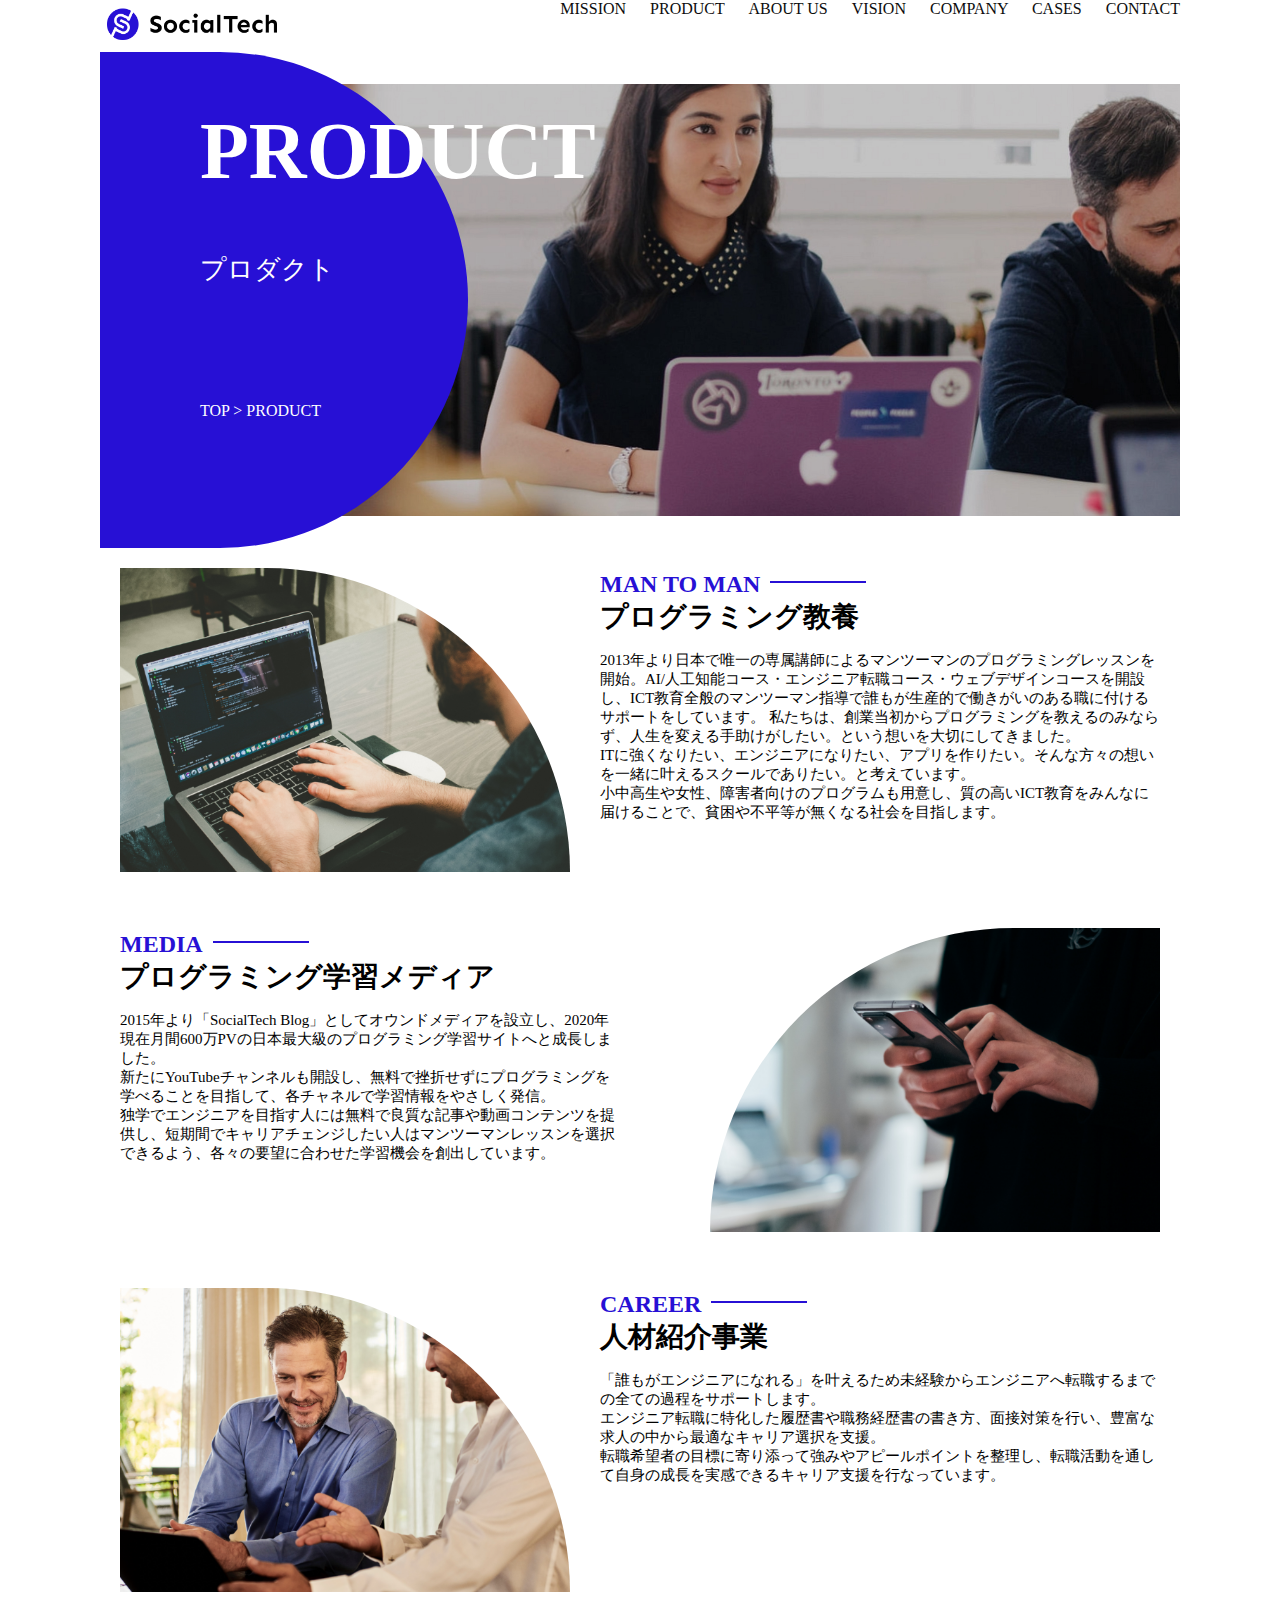
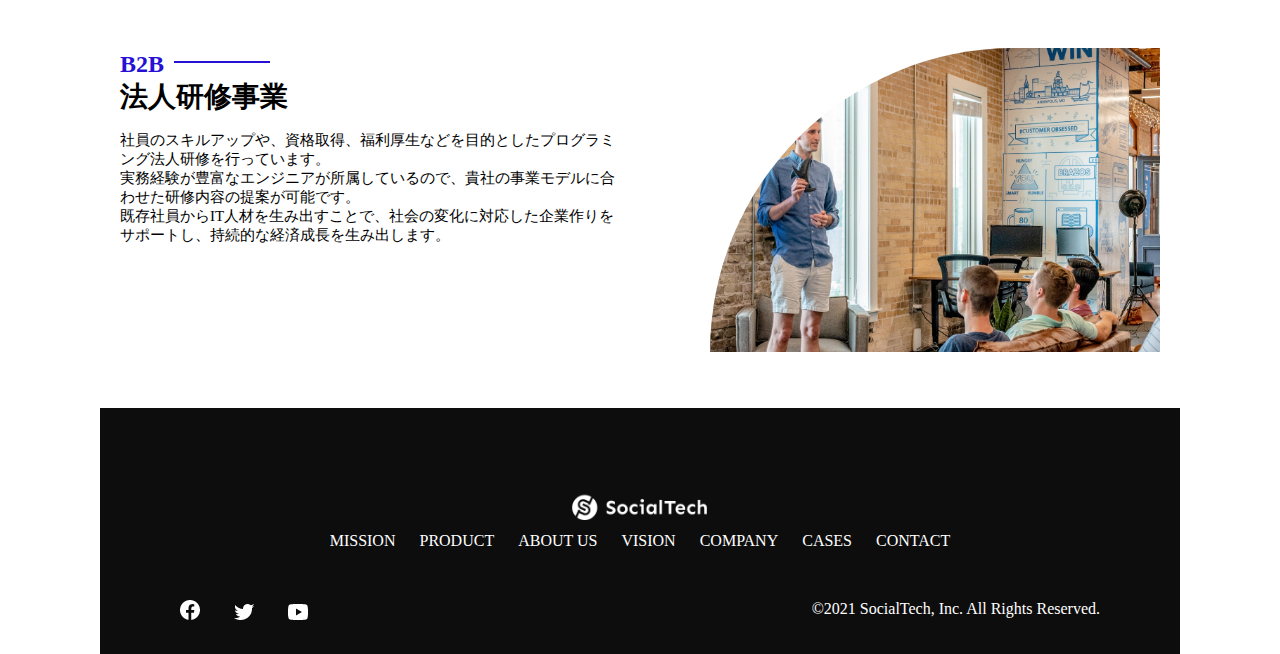
<file: product.html>
<!DOCTYPE html>
<html>
  <head>
    <title>SocialTech -PRODUCT プロダクト-</title>
    <meta charset="UTF-8">
    <meta name="description" content="SocialTechの4つのプロダクトを紹介します">
    <meta name="viewport" content="width=device-widht, initial-scale=1.0">
    <link rel="stylesheet" href="style.css">
  </head>

  <body>
    <!-- ヘッダー -->
    <header>
      <!-- ロゴ -->
      <a href="index.html" id="logo"><img src="images/logo.png" alt="トップページに戻る"></a>

      <!-- PC用ナビゲーション -->
      <nav id="nav-pc">
        <a href="mission.html">MISSION</a>
        <a href="product.html">PRODUCT</a>
        <a href="index.html#aboutus">ABOUT US</a>
        <a href="index.html#vision">VISION</a>
        <a href="index.html#company">COMPANY</a>
        <a href="index.html#cases">CASES</a>
        <a href="index.html#contact">CONTACT</a>
      </nav>

      <!-- スマホ用メニューボタン -->
      <img id="menu-sp" src="images/button-menu.png" alt="ナビゲーションを開く"　onclick="document.getElementById('nav-sp').style.display = 'block'">

      <!-- スマホ用ナビゲーション -->
      <nav id="nav-sp">
        <img id="close" src="images/button-close.png" alt="ナビゲーションを閉じる" onclick="document.getElementById('nav-sp').style.display = 'none'">
        <a id="logo-sp" href="index.html" onclick="document.getElementById('nav-sp').style.display = 'none'"><imgsrc="images/logo-sp.png" alt="トップページに戻る"></a>
        <a class="menu" href="mission.html" onclick="document.getElementById('nav-sp').style.display = 'none'">MISSION</a>
        <a class="menu" href="product.html" onclick="document.getElementById('nav-sp').style.display = 'none'">PRODUCT</a>
        <a class="menu" href="index.html#aboutus" onclick="document.getElementById('nav-sp').style.display = 'none'">ABOUTUS</a>
        <a class="menu" href="index.html#vision"onclick="document.getElementById('nav-sp').style.display = 'none'">VISION</a>
        <a class="menu" href="index.html#company"onclick="document.getElementById('nav-sp').style.display = 'none'">COMPANY</a>
        <a class="menu" href="index.html#contact"onclick="document.getElementById('nav-sp').style.display = 'none'">CONTACT</a>
        <div id="sns">
          <a href="https://www.facebook.com/sejuku2013"><img src="images/button-facebook.png" alt="Facebookのリンク"></a>
          <a href="https://twitter.com/samuraijuku"><img src="images/button-twitter.png" alt="Twitterのリンク"></a>
          <a href="https://www.youtube.com/channel/UCCFOQO5aDK0xXam4cUQXT8g"><img src="images/button-youtube.png" alt="YouTubeのリンク"></a>
        </div>
      </nav>
    </header>
    <main>
      <article>
        <section id="product-main">
          <div id="product-title">
            <h1>PRODUCT</h1>
            <span>プロダクト</span>
            <div>TOP > PRODUCT</div>
          </div>
        </section>
        <section class="product-section1">
          <img src="images/product/product-mantoman.png" alt="PCでコードを書く男">
          <div>
            <h2 class="product-h2">MAN TO MAN</h2>
            <h3 class="product-h3">プログラミング教養</h3>
            <p>
              2013年より日本で唯一の専属講師によるマンツーマンのプログラミングレッスンを開始。AI/人工知能コース・エンジニア転職コース・ウェブデザインコースを開設し、ICT教育全般のマンツーマン指導で誰もが生産的で働きがいのある職に付けるサポートをしています。
              私たちは、創業当初からプログラミングを教えるのみならず、人生を変える手助けがしたい。という想いを大切にしてきました。<br>ITに強くなりたい、エンジニアになりたい、アプリを作りたい。そんな方々の想いを一緒に叶えるスクールでありたい。と考えています。<br>小中高生や女性、障害者向けのプログラムも用意し、質の高いICT教育をみんなに届けることで、貧困や不平等が無くなる社会を目指します。
            </p>
          </div>
        </section>
        <section class="product-section2">
          <div>
            <h2 class="product-h2">MEDIA</h2>
            <h3 class="product-h3">プログラミング学習メディア</h3>
            <p>2015年より「SocialTech
              Blog」としてオウンドメディアを設立し、2020年現在月間600万PVの日本最大級のプログラミング学習サイトへと成長しました。<br>新たにYouTubeチャンネルも開設し、無料で挫折せずにプログラミングを学べることを目指して、各チャネルで学習情報をやさしく発信。<br>独学でエンジニアを目指す人には無料で良質な記事や動画コンテンツを提供し、短期間でキャリアチェンジしたい人はマンツーマンレッスンを選択できるよう、各々の要望に合わせた学習機会を創出しています。
            </p>
          </div>
          <img src="images/product/product-media.png" alt="スマートフォンを操作する人">
        </section>
        <section class="product-section1">
          <img src="images/product/product-career.png" alt="笑顔で話し合う2人の男性">
          <div>
            <h2 class="product-h2">CAREER</h2>
            <h3 class="product-h3">人材紹介事業</h3>
            <p>
              「誰もがエンジニアになれる」を叶えるため未経験からエンジニアへ転職するまでの全ての過程をサポートします。<br>エンジニア転職に特化した履歴書や職務経歴書の書き方、面接対策を行い、豊富な求人の中から最適なキャリア選択を支援。<br>転職希望者の目標に寄り添って強みやアピールポイントを整理し、転職活動を通して自身の成長を実感できるキャリア支援を行なっています。<br>
            </p>
          </div>
        </section>
        <section class="product-section2">
          <div>
            <h2 class="product-h2">B2B</h2>
            <h3 class="product-h3">法人研修事業</h3>
            <p>
              社員のスキルアップや、資格取得、福利厚生などを目的としたプログラミング法人研修を行っています。<br>実務経験が豊富なエンジニアが所属しているので、貴社の事業モデルに合わせた研修内容の提案が可能です。<br>既存社員からIT人材を生み出すことで、社会の変化に対応した企業作りをサポートし、持続的な経済成長を生み出します。
            </p>
          </div>
          <img src="images/product/product-b2b.png" alt="講演中の男性とそれを聴く人々">
        </section>
      </article>
      <footer>
        <div id="footer-logo">
          <img src="images/logo-sp.png" alt="SocialTech">
        </div>
        <div id="footer-link">
          <a href="mission.html">MISSION</a>
          <a href="product.html">PRODUCT</a>
          <a href="index.html#aboutus">ABOUT US</a>
          <a href="index.html#vision">VISION</a>
          <a href="index.html#company">COMPANY</a>
          <a href="index.html#cases">CASES</a>
          <a href="index.html#contact">CONTACT</a>
        </div>
        <div id="sns-footer">
          <a href="https://www.facebook.com/sejuku2013"><img src="images/button-facebook.png" alt="Facebookのリンク"></a>
          <a href="https://twitter.com/samuraijuku"><img src="images/button-twitter.png" alt="Twitterのリンク"></a>
          <a href="https://www.youtube.com/channel/UCCFOQO5aDK0xXam4cUQXT8g"><img src="images/button-youtube.png" alt="YouTubeのリンク"></a>
          <span id="copyright">&copy;2021 SocialTech, Inc. All Rights Reserved. </span>
        </div>
      </footer>
    </main>
  </body>
</html>
</file>
<file: style.css>
l/* PC、スマホ共通スタイル */
body {
  font-family: "Source Sans Pro", "Hiragino Kaku Gothic ProN", Meiryo, Arial sans-serif;
}

p {
  font-size: 15px;
}

/*============
PC用のスタイル 
==============*/
@media screen and (min-width: 768px) {
/* 横幅設定 */
body {
  max-width: 1080px;
  min-width: 960px;
  margin: 0 auto 0 auto;
}

/* ヘッダー */
header {
  display: flex;
  justify-content: space-between;
}

/* ナビゲーションのリンクの装飾設定 */
#nav-pc > a {
  text-decoration: none;
  margin-left: 20px;
}
#nav-pc > a:link {
  color: #0d0d0d;
}
#nav-pc > a:visited {
  color: #0d0d0d;
}
#nav-pc > a:hover {
  color: #0d0d0d;
  text-decoration: underline;
}
#nav-pc > a:active {
  color: #0d0d0d;
} 

/* スマホ用のナビを非表示 */
#nav-sp,
#menu-sp {
  display: none;
}

/* メインビジュアル */
#main-visual {
  position: relative;
  height: 400px;
}

#main-message {
  position: absolute;
  top: 0;
  left: 0;
  background-color: #2710d5;
  color: #ffff;
  border-radius: 0 0 476px 0;
  max-width: 620px;
  height: 100%;
  width: 100%;
  z-index: 11;
}

#main-message > h1 {
  font-size: 60px;
  font-weight: bold;
  margin: 100px 0 0 50px;
}
#main-message > p {
  font-size: 28px;
  margin: 0 0 0 50px;
}

#main-visual > img {
  max-width: 620px;
  border-radius: 476px 0 0 0 ;
  position: absolute;
  top: 0;
  right: 0;
  z-index: 10;
}

/* 見出し */
h2 {
  margin: 40px 0 0 0;
}

h2::after {
  content: url("images/line.png");
  margin-left: 10px;
}

h3 {
  font-size: 27px;
}

/* ミッション */
#mission {
  margin: 80px auto 80px auto;
  width: 100%;
}

#mission-flex {
  width: 100%;
  display: flex;
}

#mission-flex > div {
  width: 50%;
  margin: 20px;
}

#mission-photo {
  width: 100%;
}

#s2dgs {
  margin-top: 50px;
  width: 100%;
}

/* プロダクト */
#product {
  background-color: #fafafa;
  margin: 80px 0 80px 0;
  padding: 10px 40px 0px 40px;
}

/* 外枠 */
#product > div {
  margin-top: 40px;
  display: flex;
}

/* 左のカラム */
#product-left {
  width: 50%;
  margin-right: 20px;
} 

/* 右のカラム */
#product-right {
  width: 50%;
  margin-left: 20px;
  margin-top: 80px;

}

/* 画像＋説明の枠 */
#product-left > div {
  position: relative;
  height: 480px;
  margin-right: 20px;
}
#product-right > div {
  position: relative;
  height: 480px;
  margin-left: 20px;
}

/* 画像 */
.product-photo {
  width: 100%;
}

/* 説明文の枠 */
.product-explain  {
  background-color: #ffffff;
  position: absolute;
  left: 0;
  top: 280px;
  margin: 0 40px 0 40px;
  padding: 20px;
  box-shadow: 5px 5px 10px rgba(0, 0, 0, 0.05);
}

/* 説明文の英語 */
.product-explain > span {
  color: #2710d5;
  font-weight: bold;
  font-weight: 16px;
  margin: 0;
}

/* 説明文の見出し */
.product-explain >h3 {
  font-size: 20px;
  margin: 5px 0 5px 0;
}

/* 説明文 */
.product-explain > p {
  font-size: 14px;
  margin: 0;
}

/* 「もっとみる」ボタン */
#product-more {
  margin: 0 auto -42px auto;
}

/* ABOUT US */
#aboutus {
  margin: 80px auto 80px auto;
}

/* 3つの組織文化と画像を入れる枠 */
#aboutus > div {
  display: flex;
}

/* 画像 */
.culture-img {
  width: 100%;
  align-self: flex-start;
}

.culture-img2 {
  margin-top: 50px;
  width: 100%;
}

/* 3つの組織文化の表 */
.culture-table {
  margin-right: 50px;
}

/* 番号 */
.culture-num {
  font-size: 80px;
  color: #2710d5;
  margin: 0 20px 0 0;
}

/* 組織文化英語 */
.culture-en {
  color: #2710d5;
  font-weight: bold;
  font-size: 24px;
  display: block;
}

/* 組織文化日本語 */
.culture-jp {
  font-size: 28px;
  font-weight: bold;
}

/* 説明文 */
.culture-description {
  margin: 0;
}

/* ビジョン */
#vision {
  margin: 80px auto 80px auto;
}

/* セクション内の外枠 */
#vision > div {
  width: 100%;
  display: flex;
  justify-content: space-between;
  flex-wrap: wrap;
}

/* 7つの行動指針の枠 */
.vision-box {
  width: 300px;
  height: 300px;
  margin-bottom: 30px;
  position: relative;
}

.vision-box > img {
  width: 100%;
  height: auto;
  position: absolute;
  top: 0;
  left: 0;
  z-index: 30;
}

.vision-box > span {
  position: absolute;
  top: 0;
  left: 0;
  z-index: 31;
  margin-right: 20px;
}

.vision-box > span > h4 {
  color: #2710d5;
  font-size: 19px;
  margin: 80px 0 0 0;
}

.vision-box > span > h4::first-letter {
  font-size: 40px;
}

.vision-box > span > h5 {
  font-size: 20px;
  margin: 0 0 0 0;
}

.vision-box > span > p {
  margin: 10px 0 0 0;
}

/* 導入企業 */
#cases {
  margin: 40px auto 40px auto;
  width: 100%;
}

/* ul要素 */
#cases > ul {
  display: flex;
  list-style: none;
  justify-content: center;
}

/* li要素 */
#cases > ul > li {
  width: 33%;
  margin: 20px;
}

/* カード */
.case-card {
  background-color: #ffffff;
  min-height: 400px;
  box-shadow: 5px 5px 15px rgba(0, 0, 0, 0.2);
}
/* 画像 */
.case-img {
  width: 100%;
}

/* テキスト情報枠 */
.case-info {
  padding: 10px 20px 10px 20px;
}
/* テキスト情報 */
.case-name {
  color: #2710d5;
  font-size: 19px;
}
.case-content {
  font-size: 14px;
}

/* 会社概要 */
#company {
  margin: 80px auto 80px auto;
}

#company-table {
  width: 100%;
}

.tableheader {
  text-align: left;
  padding: 20px;
  border-bottom-color: #2710d5;
  border-bottom-width: 1px;
  border-bottom-style: solid;
}

.tableheader-first {
  text-align: left;
  padding: 20px;
  border-bottom-color: #2710d5;
  border-bottom-width: 1px;
  border-bottom-style: solid;
  border-top-color: #2710d5;
  border-top-width: 1px;
  border-top-style: solid;
}

.cell {
  padding: 30px;
  border-bottom-color: #ececec;
  border-bottom-width: 1px;
  border-bottom-style: solid;
}

.cell-first {
  padding: 30px;
  border-bottom-color: #ececec;
  border-bottom-width: 1px;
  border-bottom-style: solid;
  border-top-color: #ececec;
  border-top-width: 1px;
  border-top-style: solid;
}

#company > iframe {
  width: 100%;
  height: 368px;
  margin-top: 40px;
}

/* お問い合わせ */
#contact {
  margin: 80px 0 80px 0;
}

/* 外枠 */
#contact > form > div {
  display: flex;
  flex-direction: row;
  flex-wrap: wrap;
  padding-bottom: 30px;
}

/* 左側の見出し */
.contact-heading {
  width: 240px;
  align-self: center;
}
/* 見出しのラベル */
.contact-label {
  font-weight: bold;
}
/* 必須 */
.contact-span {
  color: #ce2222;
  margin: 0 0 0 20px;
  font-weight: bold;
}

/* テキストボックス */
.contact-textbox {
  border-top: 0;
  border-left: 0;
  border-right: 0;
  border-bottom-width: 1px;
  border-bottom-color: #707070;
  border-bottom-style: solid;
  background-color: #fafafa;
  width: 400px;
  height: 56px;
}
/* お問い合わせ内容内のテキストエリア */
.contact-textarea {
  border-top: 0;
  border-left: 0;
  border-right: 0;
  border-bottom-width: 1px;
  border-bottom-color: #707070;
  border-bottom-style: solid;
  background-color: #fafafa;
  width: 400px;
  height: 200px;
}

/* 個人情報のとりあつかい */
details {
  width: 700px;
}
details > div {
  background-color: #fafafa;
  padding: 20px;
}
details > div > span {
  font-weight: bold;
}

/* フッター */
footer {
  background-color: #0d0d0d;
  text-align: center;
  padding: 80px 80px 30px 80px;
}

#footer-log {
  margin-bottom: 30px;
}

#footer-link {
  margin-bottom: 50px;
}
#footer-link > a {
  text-decoration: none;
  margin: 10px;
}
#footer-link > a:link {
  color: #ffffff;
}
#footer-link > a:visited {
  color: #ffffff;
}
#footer-link > a:hover {
  color: #ffffff;
  text-decoration: underline;
}
#footer-link > a:active {
  color: #ffffff;
}

#sns-footer {
  text-align: left;
  width: 100%;
}

#sns-footer > a {
  margin-right: 30px;
}

#copyright {
  color: #ffffff;
  float: right;
}

/* mission.html用スタイル */
/* ミッションのメインビジュアル */
#mission-main {
  height: 496px;
  width: 100%;
  background-image: url("images/mission/mission-main.png");
  background-repeat: no-repeat;
  background-position-y: center;
}

#mission-title {
  background-color: #2710d5;
  width: 368px;
  color: #ffffff;
  height: 496px;
  border-radius: 0 248px 248px 0;
  position: relative;
}

#mission-title > h1 {
  position: absolute;
  top: 0;
  left: 100px;
  font-size: 80px;
}

#mission-title > span {
  position: absolute;
  top: 200px;
  left: 100px;
  font-size: 26px;
}

#mission-title > div {
  position: absolute;
  top: 350px;
  left: 100px;
  font-size: 16px;
}

#mission-s2dgs {
  width: 100%;
  margin: 20px;
}

.mission-h2 {
  color: #2710d5;
  font-size: 40px;
}

.mission-h2::after {
  content: none;
}

#mission-5goals {
  margin: 20px;
  display: flex;
}

#mission-5goals > div {
  flex-grow: 1;
  padding: 20px;
}

#mission-5goals > div > div {
  margin-bottom: 40px;
}

.fivegoals-image-right {
  float: right;
  margin: 20px;
}

.fivegoals-image-leht {
  float: left;
  margin: 20px;
}

.fivegoals-number {
  color: #2710d5;
  font-size: 48px;
  margin: 0;
}

.fivegoals-h3 {
  font-size: 28px;
  margin: 0;
}

.fivegoals-p {
  margin: 0;
}

/* プロダクトページ */
#product-main {
  height: 496px;
  width: 100%;
  background-image: url("images/product/product-main.png");
  background-repeat: no-repeat;
  background-position-y: center;
}


#product-title {
  background-color: #2710d5;
  width: 368px;
  color: #ffffff;
  height: 496px;
  border-radius: 0 248px 248px 0;
  position: relative;
}

#product-title > h1 {
  position: absolute;
  top: 0;
  left: 100px;
  font-size: 80px;
}

#product-title > span {
  position: absolute;
  top: 200px;
  left: 100px;
  font-size: 26px;
}

#product-title > div {
  position: absolute;
  top: 350px;
  left: 100px;
  font-size: 16px;
}

/* セクション1 */
.product-section1 {
  position: relative;
  margin: 20px;
  height: 340px;
}

.product-section1 > img {
  position: absolute;
  top: 0;
  left: 0;
  width: 450px;
  margin: 0 40px 30px 0;
  border-radius: 0 432px 0 0;
}

.product-section1 > div {
  position: absolute;
  top: 0;
  left: 480px;
}

/* セクション2 */
.product-section2 {
  position: relative;
  margin: 20px;
  height: 340px;
}

.product-section2 > img {
  position: absolute;
  top: 0;
  right: 0;
  width: 450px;
  margin: 0 0 30px 40px;
  border-radius: 432px 0 0 0;
}

.product-section2 > div {
  width: 500px;
  position: absolute;
  top: 0;
  left: 0;
}

.product-h2 {
  color: #2710d5;
  font-size: 24px;
  margin: 0;
}

.product-h3 {
  font-size: 28px;
  margin: 0;
}
}

/* =============
スマホ用のスタイル 
================*/
@media screen and (max-width: 767px) {
  body {
    min-width: 375px;
    margin: 0;
  } 

  /* PC用ナビゲーション非表示 */
  #nav-pc {
    display: none;
  }

  /* ハンバーガーメニュー */
  #menu-sp {
    float: right;
    padding: 0;
  }

  /* スマホ用ナビゲーションの表示切り替え */
  /* 初期状態、レイアウトと非表示設定 */
  #nav-sp {
    background-color: #2710d5;
    position: absolute;
    left: 0;
    top: 0;
    height: 100%;
    width: 100%;
    display: none;
    z-index: 100;
  }

  /* ×ボタン */
  #close {
    position: absolute;
    top: 20px;
    right: 20px;
  }

  /* ナビゲーションメニュー用ロゴ */
  #logo-sp {
    margin: 80px 0 30px 20px;
  }

  /* ナビゲーションリンクの設定 */
  #nav-sp > a {
    display: block;
  }
  #nav-sp > a:link {
    color: #ffffff;
  }
  #nav-sp > a:visited {
    color: #ffffff;
  }
  #nav-sp > a:hover {
    color: #ffffff;
    text-decoration: underline;
  }
  #nav-sp > a:active {
    color: #ffffff;
  }
  #nav-sp > .menu {
    text-decoration: none;
    display: block;
    margin: 0 20px 0 20px;
    height: 44px;
    font-size: 16px;
    background-image: url("images/arrow.png");
    background-repeat: no-repeat;
    background-position: right;
  }
  #sns {
    position: absolute;
    bottom: 20px;
    left: 20px;
  }
  #sns > a {
    margin-right: 30px;
  }

  /* メインビイジュアル */
  #main-visual {
    position: relative;
    height: 470px;
    width: 100%;
    overflow: hidden;
  }
  #main-visual > div {
    position: absolute;
    top: 0;
    left: 0;
    background-color: #2710d5;
    color: white;
    border-radius: 0 0 476px 0;
    text-align: center;
    height: 280px;
    width: 100%;
    z-index: 11;
  }
  #main-visual > div > h1 {
    font-size: 28px;
    margin: 90px 0 0 0;
  }
  #main-visual > div > p {
    margin: 0;
  }
  #main-visual > img {
    width: 100%;
    border-radius: 476px 0 0 0;
    z-index: 10;
    position: absolute;
    bottom: 0;
    right: 0;
  }

  /* 見出し */
  h2::after {
    content: url("images/line.png");
    margin-left: 10px;
  }

  h3 {
    font-size: 24px;
    margin: 10px 0 0 0;
  }

  /* ミッション */
  #mission {
    margin: 20px;
  }
  #mission-photo {
    width: 100%;
  }
  #s2dgs {
    width: 100%;
  }

  /* プロダクト */
  #product {
    background-color: #fafafa;
    padding-top: 10px;
  }
  #product h2 {
    margin-left: 20px;
  }
  /* 外枠 */
  /* 左右のカラム　スマホでは縦並び */
  #product-left,
  #product-right {
    margin-left: 20px;
    margin-right: 20px;
  }
  /* 画像＋説明の枠 */
  #product-left > div,
  #product-right > div {
    position: relative;
    height: 540px;
  }
  /* 説明文の枠 */
  .product-explain {
    background-color: #ffffff;
    position: absolute;
    left: 0;
    bottom: 50px;
    padding: 20px;
    box-shadow: 5px 5px 10px rgba(0, 0, 0, 0.05);
  }

  .product-explain > span {
    color: #2710d5;
    font-weight: bold;
    font-size: 16px;
    margin: 0;
  }
  .product-explain > h3 {
    margin: 10px 0 10px 0;
  }
  /* 画像 */
  .product-photo {
    width: 100%;
  }
  #product-more > img {
    margin: 0 0 -42px 20px;
  }

  /* ABOUT US */
  #aboutus {
    margin: 80px 20px 80px 20px;
  }

  #aboutus > div {
    display: flex;
    flex-direction: column;
  }

  .culture-table {
    width: 100%;
    padding-right: 20px;
    order: 2;
  }
  .culture-img {
    width: 100%;
    order: 1;
  }
  .culture-img2 {
    width: 100%;
  }

  .culture-num {
    font-size: 80px;
    color: #2710d5;
  }

  .culture-en {
    color: #2710d5;
    font-weight: bold;
    font-size: 24px;
    display: block;
  }

  .culture-jp {
    display: block;
  }

  .culture-description {
    margin: 0;
  }

  /* ビジョン */
  #vision {
    margin: 80px 20px 80px 20px ;
  }

  .vision-box {
    width: 300px;
    height: 300px;
    margin-bottom: 30px;
    position: relative;
  }

  .vision-box > img {
    width: 100%;
    height: auto;
    position: absolute;
    top: 0;
    left: 0;
    z-index: 30;
  }

  .vision-box > span {
    position: absolute;
    top: 0;
    left: 0;
    z-index: 31;
    margin-right: 20px;
  }

  .vision-box > span > h4 {
    color: #2710d5;
    font-size: 19px;
    margin: 60px 0 0 0;
  }

  .vision-box > span > h5 {
    font-size: 20px;
    margin: 0 0 0 0;
  }
  .vision-box > span > p {
    margin: 10px 0 0 0;
  }

  /* 導入企業 */
  #cases {
    margin: 80px 20px 80px 20px;
    min-width: none;
  }

  #cases > ul {
    list-style: none;
    content: center;
  }

  .case-card {
    background-color: #ffffff;
    min-height: 300px;
    box-shadow: 5px 5px 15px rgba(0, 0, 0, 0.1);
    margin: 20px auto 20px auto;
  }

  .case-img {
    width: 100%;
  }

  .case-info {
    padding: 1px 20px 10px 20px;
  }

  .case-name {
    color: #2710d5;
    font-size: 19px;
  }

  .case-content {
    font-size: 14px;
  }

  /* 会社概要 */
  #company {
    margin: 0 20px 0 20px;
  }

  #company > h3 {
    margin-bottom: 20px;
  }

  #company > table {
    width: 100%;
  }

  .tableheader-first {
    text-align: left;
    padding: 20px;
    border-bottom-color: #2710d5;
    border-bottom-width: 1px;
    border-bottom-style: solid;
    border-top-color: #2710d5;
    border-top-width: 1px;
    border-top-style: solid;
    width: 50px;
  }
  .tableheader {
    text-align: left;
    padding: 20px;
    border-bottom-color: #2710d5;
    border-bottom-width: 1px;
    border-bottom-style: solid;
    width: 50px;
  }

  .cell {
    padding: 20px;
    border-bottom-color: #ececec;
    border-bottom-width: 1px;
    border-bottom-style: solid;
  }
  .cell-first {
    padding: 20px;
    border-bottom-color: #ececec;
    border-bottom-style: solid;
    border-bottom-width: 1px;
    border-top-color: #ececec;
    border-top-width: 1px;
    border-top-style: solid;
  }

  #company > iframe {
    width: 100%;
    height: 240px;
    margin: 40px 0 0 0;
  }

  /* お問い合わせ */
  #contact {
    margin: 80px 20px 80px 20px;
  }

  #contact > h3 {
    margin-bottom: 20px;
  }

  #contact > form > div {
    margin-bottom: 20px;
  }

  .contact-heading {
    margin-bottom: 20px;
  }

  /* ラベル */
  .contact-label {
    font-weight: bold;
  }

  /* 必須 */
  .contact-span {
    color: #ce2222;
    margin: 0 0 0 20px;
    font-weight: bold;
  }

  .contact-textbox {
    height: 56px;
    border-top: 0;
    border-left: 0;
    border-right: 0;
    background-color: #fafafa;
    border-bottom-color: #707070;
    border-bottom-width: 1px;
    border-bottom-style: solid;
    min-width: 300px;
    width: 100%;
  }

  .contact-textarea {
    height: 150px;
    border-top: 0;
    border-left: 0;
    border-right: 0;
    background-color: #fafafa;
    width: 100%;
  }

  .radiobutton {
    margin-bottom: 20px;
  }

  .radiobutton + label::after {
    content: "\A";
    white-space: pre;
  }

  /* フッター */
  footer {
    background-color: #0d0d0d;
    padding: 30px 20px 50px 20px;
  }

  #footer-logo {
    margin-bottom: 30px;
  }

  #footer-link {
    margin-bottom: 50px;
  }
  #footer-link > a {
    text-decoration: none;
    margin: 0 20px 30px 0;
    display: block;
    background-image: url("images/arrow.png");
    background-repeat: no-repeat;
    background-position: right top;
  }
  #footer-link > a:link {
    color: #ffffff;
  }
  #footer-link > a:visited {
    color: #ffffff;
  }
  #footer-link > a:hover {
    color: #ffffff;
    text-decoration: underline;
  }
  #footer-link > a:active {
    color: #ffffff;
  }

  #sns-footer > a {
    margin-right: 30px;
  }

  #copyright {
    font-size: 12px;
    display: block;
    margin-top: 30px;
    color: #ffffff;
  }

  /* mission.html用のスタイル */
  /* ミッションのメインビジュアル */
  #mission-main {
    height: 256px;
    width: 100%;
    background-image: url("images/mission/mission-main.png");
    background-repeat: no-repeat;
    background-position-y: center;
    background-size: auto 208px;
  }

  #mission-title {
    background-color: #2710d5;
    width: 136px;
    color: #ffffff;
    height: 256px;
    border-radius: 0 248px 248px 0;
    position: relative;
  }
  #mission-title > h1 {
    position: absolute;
    top: 0;
    left: 20px;
    font-size: 40px;
  }

  #mission-title > span {
    position: absolute;
    top: 110px;
    left: 20px;
    font-size: 18px;
  }

  #mission-title > div {
    position: absolute;
    top: 180px;
    left: 20px;
    font-size: 13px;
  }

  /* ミッションページS2DGSの設定 */
  #mission-s2dgs {
    margin: 20px;
  }

  .mission-h2 {
    color: #2710d5;
    font-size: 38px;
    margin: 0px;
  }

  .mission-h2::after {
    content: none;
  }

  #mission-s2dgs > img {
    width: 100%;
  }

  /* ミッションページ5Goalsの設定 */
  #mission-5goals {
    margin: 20px;
  }

  #mission-5goals > div > div {
    margin-bottom: 40px;
  }

  #s2dfs-image {
    width: 100%;
  }
  .fivegoals-image-right {
    margin: 20px auto 20px auto;
    display: block;
  }

  .fivegoals-image-leht {
    margin: 20px auto 20px auto;
    display: block;
  }

  .fivegoals-number {
    color: #2710d5;
    font-size: 48px;
    margin: 0;
  }
  .fivegoals-h3 {
    font-size: 28px;
    margin: 0;
  }
  .fivegoals-p {
    margin: 0;
  }
}
</file>
